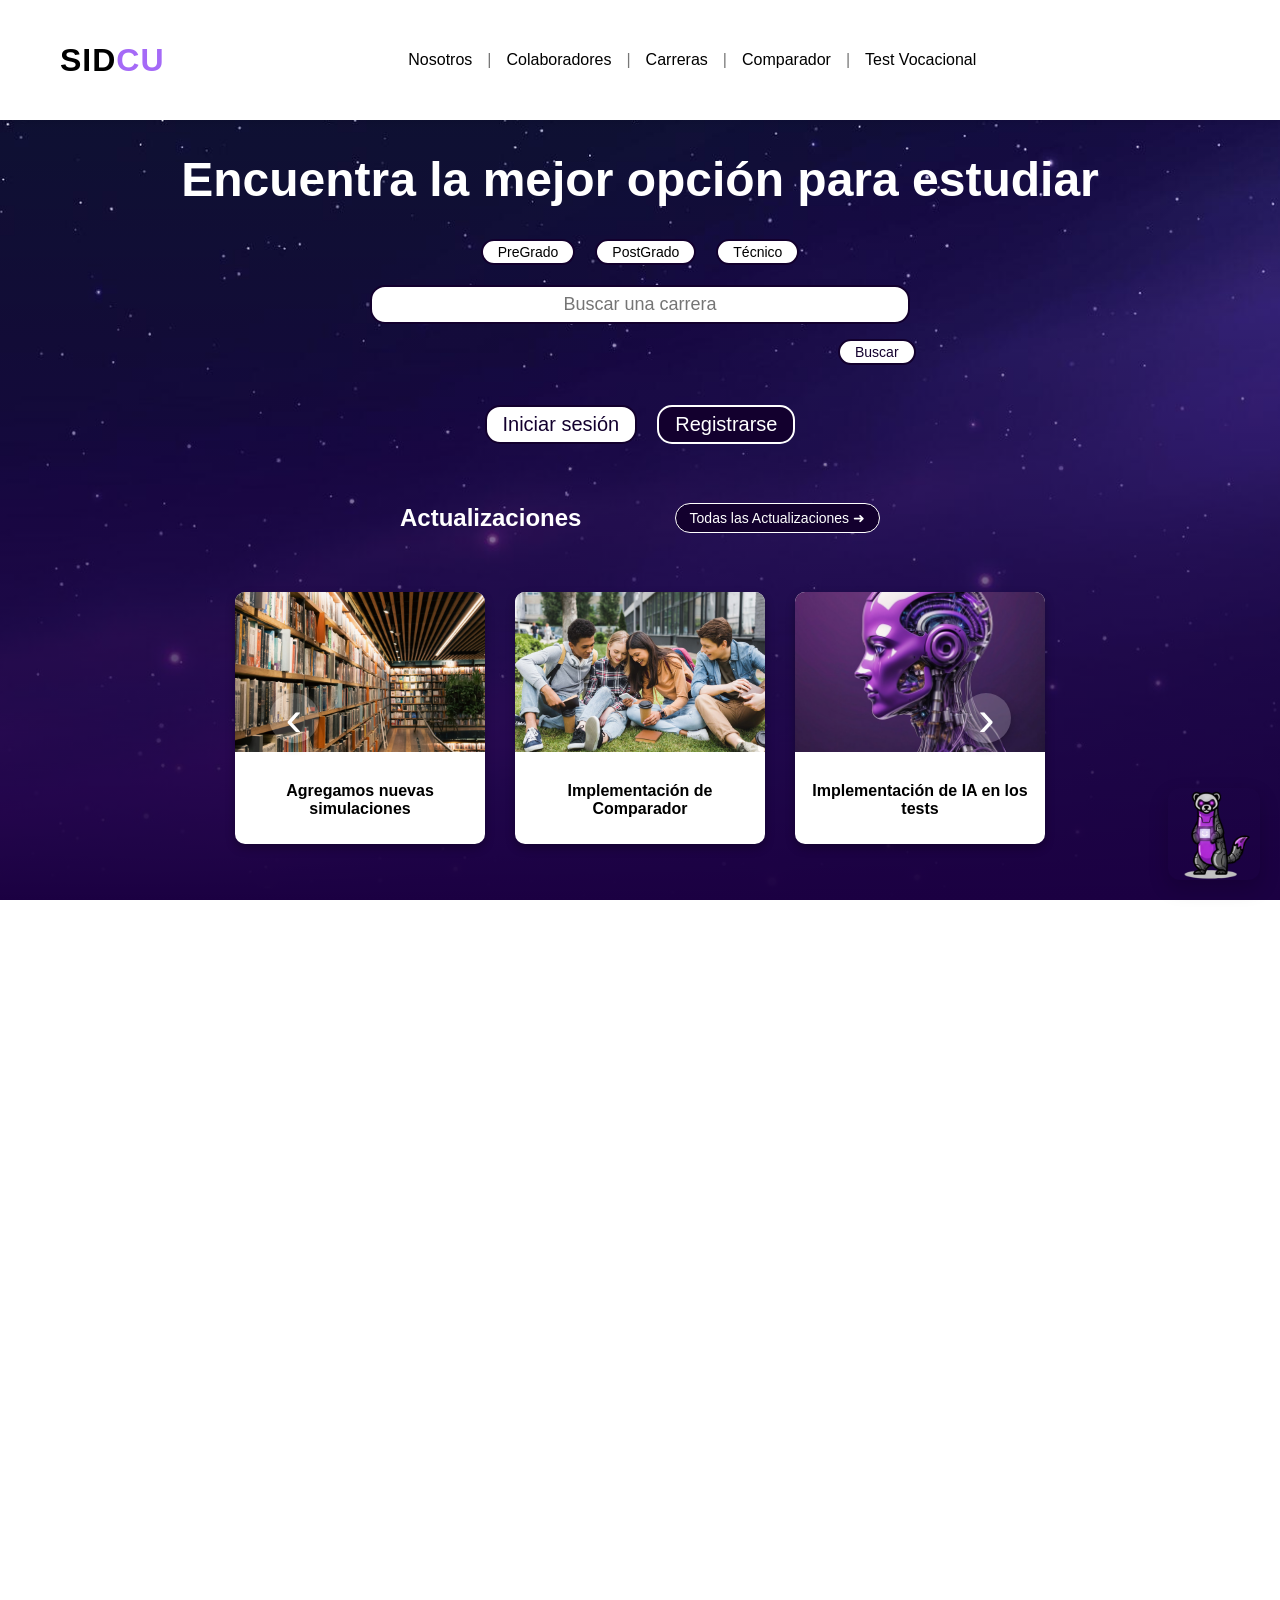
<file: sidcu/index.html>
<!DOCTYPE html>
<html lang="es">
<head>
    <meta charset="UTF-8">
    <meta name="viewport" content="width=device-width, initial-scale=1.0">
    <title>SIDCU — Simulador de Carreras Universitarias</title>
    <link rel="icon" type="image/png" href="images/mascota.png">
    <link rel="stylesheet" href="./css/style.css">
    <link rel="stylesheet" href="./css/footer.css">
    <link rel="stylesheet" href="./css/header.css">
    <link rel="stylesheet" href="./css/mascota.css">
    <link rel="stylesheet" href="./css/main.css">
</head>
<body>
    <!-- HEADER -->
    <header>
        <nav class="navbar">
            <h1 class="logo">
                <a href="./index.html" class="linksidcu"><span class="bold">SID</span><span class="purple">CU</span></a>
            </h1>
            <ul class="nav-links">
                <li><a href="./nosotros.html">Nosotros</a></li>
                <li><a href="./colaboradores.html">Colaboradores</a></li>
                <li><a href="./carreras.html">Carreras</a></li>
                <li><a href="./comparador.html">Comparador</a></li>
                <li><a href="./test.html">Test Vocacional</a></li>
            </ul>
        </nav>
    </header>

    <!-- Main -->
    <main>
        <h1 id="tituloPrincipal">Encuentra la mejor opción para estudiar</h1>
        <div class="botones">
            <button>PreGrado</button>
            <button>PostGrado</button>
            <button>Técnico</button>
        </div>
        <div class="buscador">
            <input type="text" placeholder="Buscar una carrera">
            <button class="buscar">Buscar</button>    
        </div>
        <div class="registro">
            <button class="iniciarsesion">Iniciar sesión</button>
            <button class="registrarse">Registrarse</button>
        </div>
        <section class="actualizaciones">
            <div class="actualizacionestitulo">
                <h2>Actualizaciones</h2>
                <button class="vertodasboton">Todas las Actualizaciones ➜</button>
            </div>
            <div class="actualizacionesarrow">
                <div class="arrow arrow-left">‹</div>
                  <div id="actualizacionescontenedor" class="actualizacionescontenedor"></div>
                    <script src="./js/carrusel.js"></script>                                 
                <div class="arrow arrow-right">›</div>
                
            </div>
        </section>
        <section class="info">
            <div class="info-box">
              <h2>¿Quiénes somos?</h2>
              <p>
                En SIDCU (Simulador de Carreras Universitarias) somos un equipo comprometido con el futuro académico de los jóvenes.
                Nuestra misión es ayudar a los estudiantes de secundaria a descubrir su vocación mediante una experiencia interactiva,
                moderna y personalizada. <a href="./nosotros.html">Leer más.</a>
              </p>
            </div>

            <div class="divider"></div>
            <div class="info-box">
              <h2>¿Qué ofrecemos?</h2>
              <p>
                Explorar diferentes carreras universitarias y conocer sus características principales.  
                Realizar tests de autoestima y habilidades, para descubrir qué programas se ajustan mejor a tus intereses.  
                Simular la experiencia universitaria. <a href="./nosotros.html">Leer más.</a>
              </p>
            </div>
        
            <div class="divider"></div>
        
            <div class="info-box">
              <h2>Mejores Oportunidades</h2>
              <p>
                Nuevas universidades aliadas que ofrecen programas innovadores.  
                Promociones académicas y becas exclusivas.  
                Noticias y actualizaciones sobre carreras emergentes y tendencias laborales. <a href="./nosotros.html">Leer más.</a>
              </p>
            </div>
        </section>


        <section class="suscripcion">
          <h3>Sé el primero en enterarte</h3>
          <p>
            ¿Deseas que te informemos por correo sobre oportunidades de carreras o universidades que guardaste en la búsqueda?
          </p>
        
          <div class="suscripcion-form">
            <input type="email" placeholder="Correo Electrónico">
            <button class="suscribirse">Suscribirse</button>
          </div>
        </section>

    </main>


    <!-- Mascota -->
<div class="mascota-con-chat" aria-hidden="false">
    <img src="./img/mascota.png" alt="Mascota SIDCU" class="mascota" id="mascotaBtn" />

    <div class="chat-box" id="chatBox" role="dialog" aria-label="Chat de la mascota" aria-hidden="true" tabindex="-1">
      <header class="chat-header">
        <div class="chat-title">
          <img src="./img/mascota.png" alt="" class="chat-avatar" aria-hidden="true" />
          <span>SIDCU</span>
        </div>
        <div class="chat-controls">
          <button class="chat-minimize" id="minimizeChat" title="Cerrar chat" aria-label="Cerrar chat">✕</button>
        </div>
      </header>

      <div class="chat-messages" id="chatMessages" aria-live="polite"></div>

      <form class="chat-input-area" id="chatForm" action="#" onsubmit="return false;">
        <input type="text" id="chatInput" class="chat-input" placeholder="Escribe un mensaje..." aria-label="Escribe un mensaje" autocomplete="off" />
        <button type="submit" id="sendBtn" class="chat-send" aria-label="Enviar mensaje">Enviar</button>
      </form>
    </div>
  </div>
    
    <!-- Footer -->
    <footer class="footer">
      <div class="footer-container">
            <p>&copy; SIDCU - Simulador De Carreras Universitarias</p>
            <div class="footer-links">
              <a href="#">Política de privacidad</a>
              <span>|</span>
              <a href="#">Términos de uso</a>
              <span>|</span>
              <a href="#">Contacto</a>
            </div>
          </div>
        </footer>
      <script src="js/mascota.js" defer></script>
      <script src="js/index.js"></script>
</body>
</html>
</file>
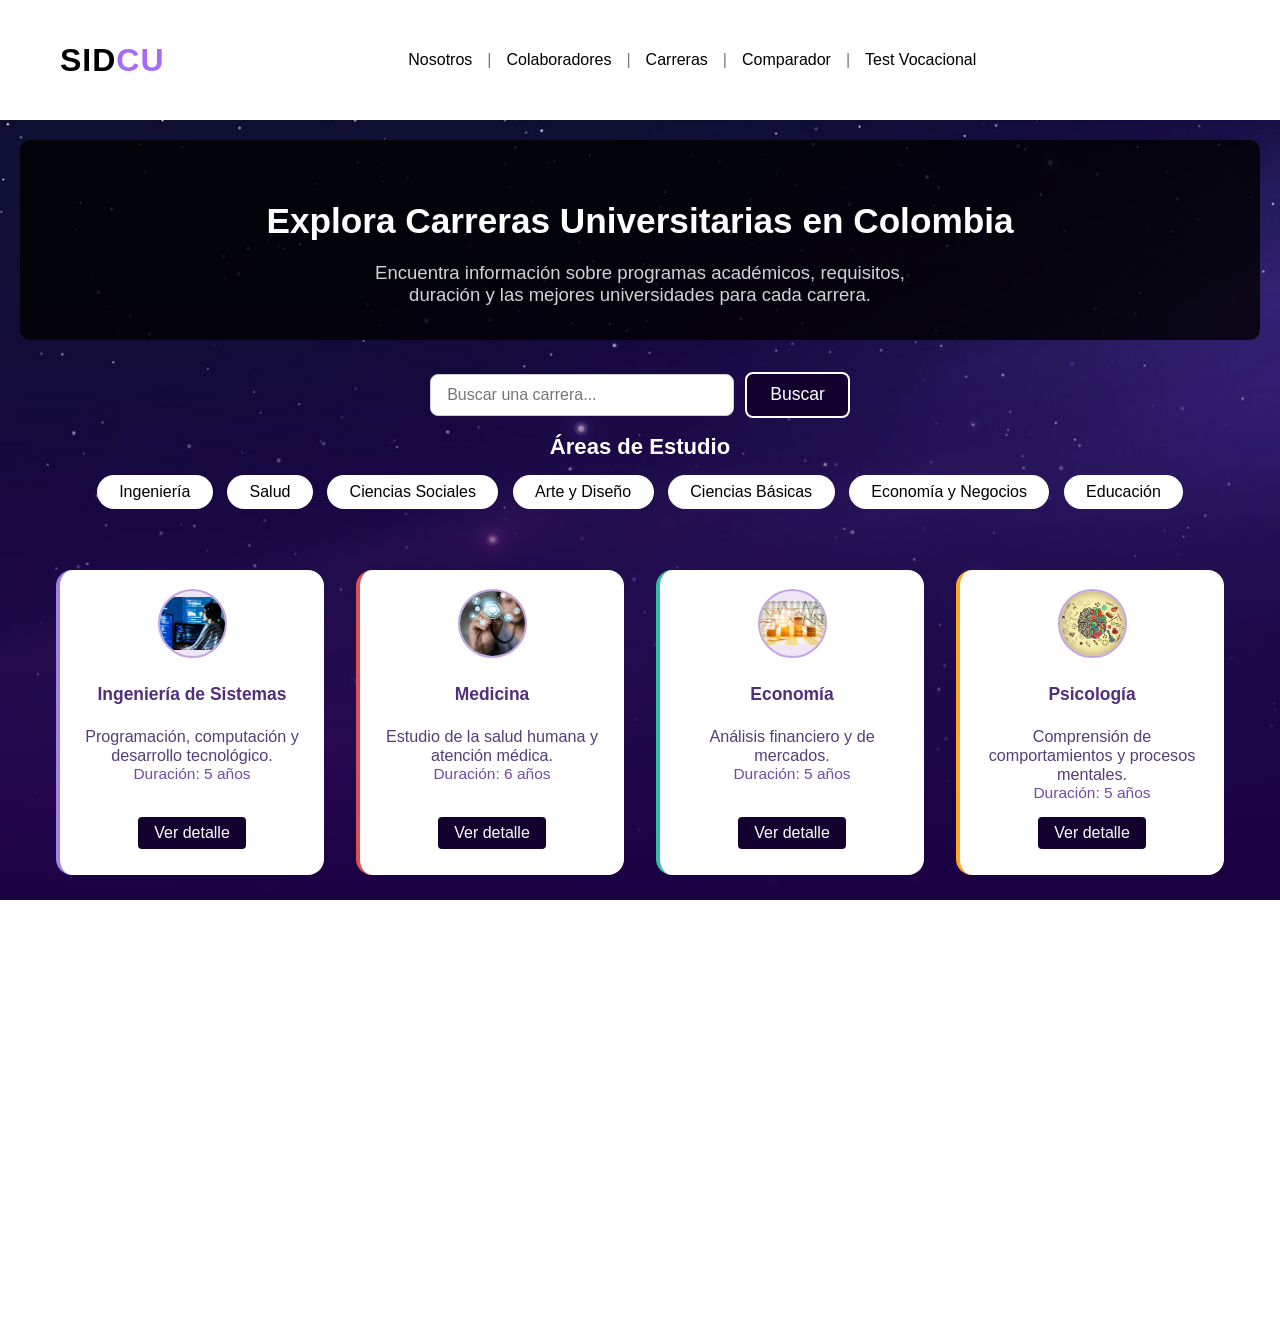
<file: sidcu/carreras.html>
<!DOCTYPE html>
<html lang="es">
<head>
    <meta charset="UTF-8">
    <meta name="viewport" content="width=device-width, initial-scale=1.0">
    <title>SIDCU — Carreras Universitarias</title>
    <link rel="stylesheet" href="./css/style.css">
    <link rel="stylesheet" href="./css/header.css">
    <link rel="stylesheet" href="./css/footer.css">
    <link rel="stylesheet" href="./css/carreras.css">
</head>
<body>
    <!-- HEADER -->
    <header>
        <nav class="navbar">
            <h1 class="logo">
                <a href="./index.html" class="linksidcu"><span class="bold">SID</span><span class="purple">CU</span></a>
            </h1>
            <ul class="nav-links">
                <li><a href="./nosotros.html">Nosotros</a></li>
                <li><a href="./colaboradores.html">Colaboradores</a></li>
                <li><a href="./carreras.html">Carreras</a></li>
                <li><a href="./comparador.html">Comparador</a></li>
                <li><a href="./test.html">Test Vocacional</a></li>
            </ul>
        </nav>
    </header>
    
    <main>
        <section class="carreras-intro">
            <h1>Explora Carreras Universitarias en Colombia</h1>
            <p>
                Encuentra información sobre programas académicos, requisitos, duración y las mejores universidades para cada carrera.
            </p>
        </section>
        <section class="busqueda-carrera">
            <input type="text" placeholder="Buscar una carrera..." class="carrera-busqueda-input">
            <button class="carrera-busqueda-btn">Buscar</button>
        </section>
        <section class="areas-carreras">
            <h2>Áreas de Estudio</h2>
            <div class="area-tabs">
                <button>Ingeniería</button>
                <button>Salud</button>
                <button>Ciencias Sociales</button>
                <button>Arte y Diseño</button>
                <button>Ciencias Básicas</button>
                <button>Economía y Negocios</button>
                <button>Educación</button>
                <!-- Puedes agregar más áreas -->
            </div>
        </section>
        <section class="carreras-lista">
            <div class="carrera-card ingenieria">
                <img src="./img/ingsis.jpg" alt="Ingeniería de Sistemas">
                <h3>Ingeniería de Sistemas</h3>
                <p>Programación, computación y desarrollo tecnológico.<br><span>Duración: 5 años</span></p>
                <a href="carrerasInfo.html?carrera=sis" class="ver-detalle">Ver detalle</a>
            </div>
            <div class="carrera-card salud">
                <img src="./img/sañud.jpg" alt="Medicina">
                <h3>Medicina</h3>
                <p>Estudio de la salud humana y atención médica.<br><span>Duración: 6 años</span></p>
                <a href="carrerasInfo.html?carrera=med" class="ver-detalle">Ver detalle</a>
            </div>
            <div class="carrera-card economia">
                <img src="./img/economia.jpg" alt="Economía">
                <h3>Economía</h3>
                <p>Análisis financiero y de mercados.<br><span>Duración: 5 años</span></p>
                <a href="carrerasInfo.html?carrera=eco" class="ver-detalle">Ver detalle</a>
            </div>
            <div class="carrera-card sociales">
                <img src="./img/psicologia.jpg" alt="Psicología">
                <h3>Psicología</h3>
                <p>Comprensión de comportamientos y procesos mentales.<br><span>Duración: 5 años</span></p>
                <a href="carrerasInfo.html?carrera=psic" class="ver-detalle">Ver detalle</a>
            </div>
            <div class="carrera-card arte">
                <img src="./img/arte.jpg" alt="Diseño Gráfico">
                <h3>Diseño Gráfico</h3>
                <p>Creatividad visual y comunicación.<br><span>Duración: 4 años</span></p>
                <a href="carrerasInfo.html?carrera=dis" class="ver-detalle">Ver detalle</a>
            </div>
            <div class="carrera-card ingenieria">
                <img src="img/civil.jpg" alt="Ingeniería Civil">
                <h3>Ingeniería Civil</h3>
                <p>Construcción y gestión de infraestructuras.<br><span>Duración: 5 años</span></p>
                <a href="carrerasInfo.html?carrera=civ" class="ver-detalle">Ver detalle</a>
            </div>
            <div class="carrera-card educacion">
                <img src="./img/educacion.jpg" alt="Licenciatura en Educación">
                <h3>Licenciatura en Educación</h3>
                <p>Formación para docentes en distintos niveles.<br><span>Duración: 5 años</span></p>
                <a href="carrerasInfo.html?carrera=edu" class="ver-detalle">Ver detalle</a>
            </div>
            <!-- Puedes añadir muchas carreras más -->
        </section>
    </main>
    
    <!-- Footer -->
    <footer class="footer">
        <div class="footer-container">
            <p>&copy; SIDCU - Simulador De Carreras Universitarias</p>
            <div class="footer-links">
                <a href="#">Política de privacidad</a>
                <span>|</span>
                <a href="#">Términos de uso</a>
                <span>|</span>
                <a href="#">Contacto</a>
            </div>
        </div>
    </footer>

    <script src="js/carrerasInfo.js"></script>
</body>
</html>
</file>
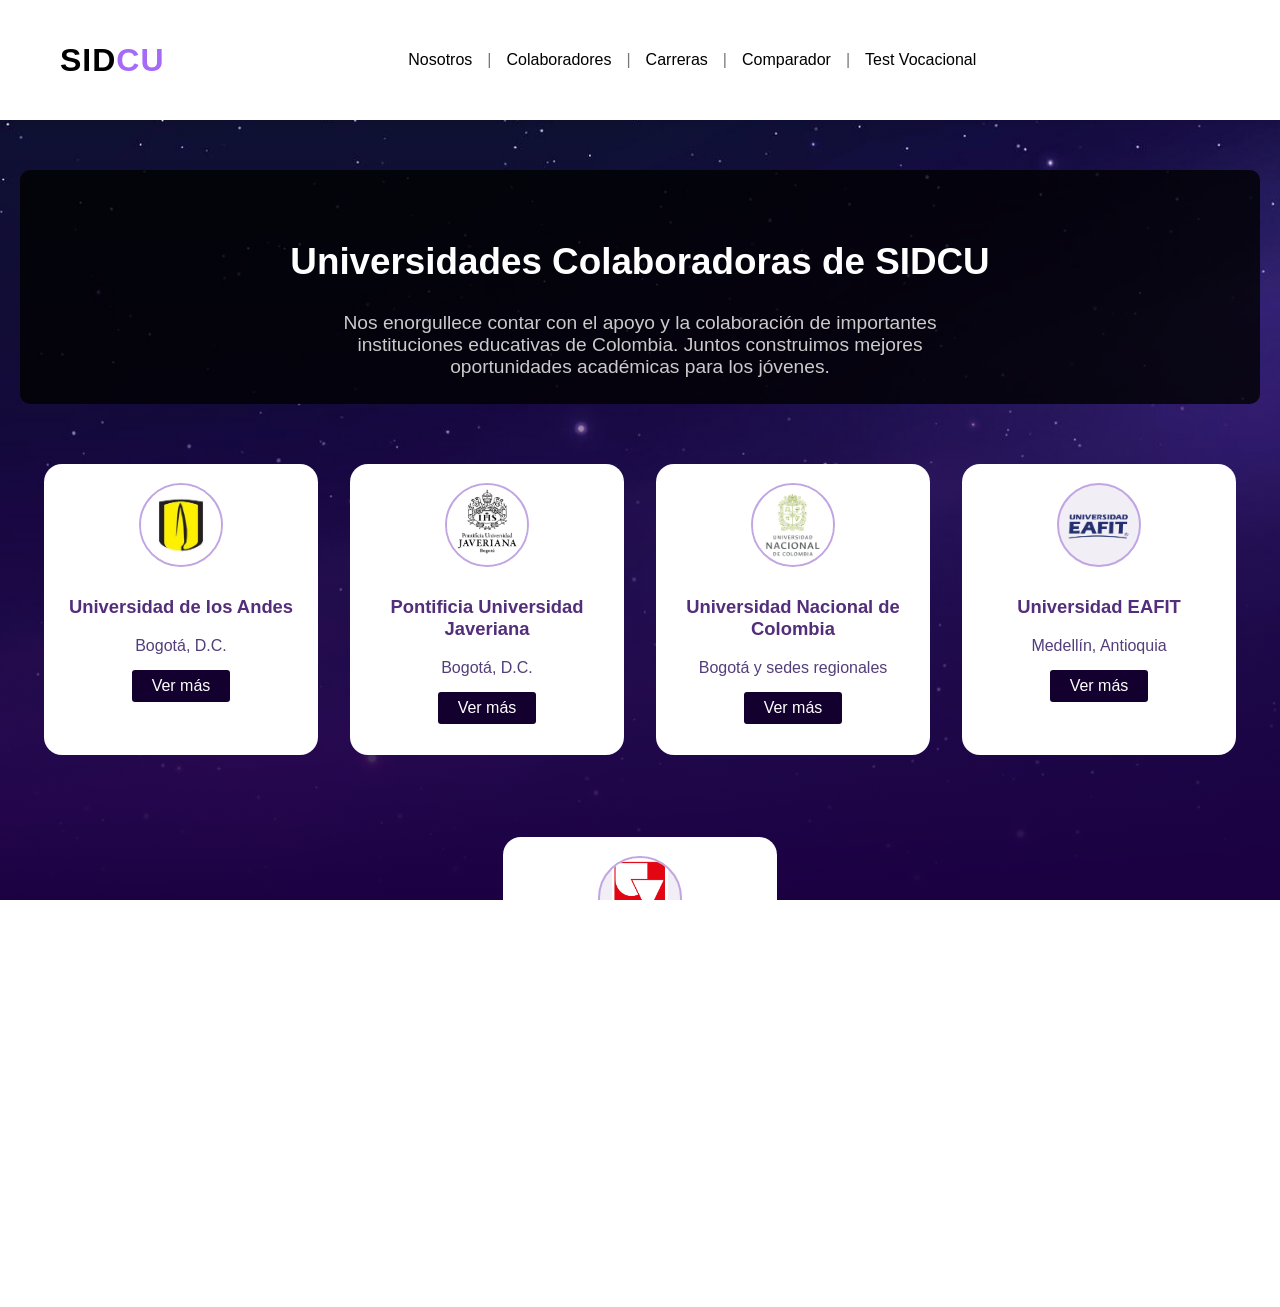
<file: sidcu/colaboradores.html>
<!DOCTYPE html>
<html lang="es">
<head>
    <meta charset="UTF-8">
    <meta name="viewport" content="width=device-width, initial-scale=1.0">
    <title>SIDCU — Colaboradores</title>
    <link rel="stylesheet" href="./css/style.css">
    <link rel="stylesheet" href="./css/header.css">
    <link rel="stylesheet" href="./css/footer.css">
    <link rel="stylesheet" href="./css/colaboradores.css">
    <link rel="stylesheet" href="./css/main.css">
</head>
<body>
    <!-- HEADER -->
    <header>
        <nav class="navbar">
            <h1 class="logo">
                <a href="./index.html" class="linksidcu"><span class="bold">SID</span><span class="purple">CU</span></a>
            </h1>
            <ul class="nav-links">
                <li><a href="./nosotros.html">Nosotros</a></li>
                <li><a href="./colaboradores.html">Colaboradores</a></li>
                <li><a href="./carreras.html">Carreras</a></li>
                <li><a href="./comparador.html">Comparador</a></li>
                <li><a href="./test.html">Test Vocacional</a></li>
            </ul>
        </nav>
    </header>
    
    <main>
        <section class="colaboradores-intro">
            <h1>Universidades Colaboradoras de SIDCU</h1>
            <p>
                Nos enorgullece contar con el apoyo y la colaboración de importantes instituciones educativas de Colombia. Juntos construimos mejores oportunidades académicas para los jóvenes.
            </p>
        </section>
        <section class="universidades-lista">
            <div class="universidad">
                <img src="./img/andes.jpg" alt="Universidad de los Andes" />
                <h2>Universidad de los Andes</h2>
                <p>Bogotá, D.C.</p>
                <a href="https://uniandes.edu.co/" target="_blank" class="ver-mas">Ver más</a>
            </div>
            <div class="universidad">
                <img src="./img/javeriana.jpg" alt="Pontificia Universidad Javeriana"/>
                <h2>Pontificia Universidad Javeriana</h2>
                <p>Bogotá, D.C.</p>
                <a href="https://www.javeriana.edu.co/" target="_blank" class="ver-mas">Ver más</a>
            </div>
            <div class="universidad">
                <img src="./img/nacional.jpg" alt="Universidad Nacional de Colombia"/>
                <h2>Universidad Nacional de Colombia</h2>
                <p>Bogotá y sedes regionales</p>
                <a href="https://www.unal.edu.co/" target="_blank" class="ver-mas">Ver más</a>
            </div>
            <div class="universidad">
                <img src="./img/eafit.jpg" alt="Universidad EAFIT"/>
                <h2>Universidad EAFIT</h2>
                <p>Medellín, Antioquia</p>
                <a href="https://www.eafit.edu.co/" target="_blank" class="ver-mas">Ver más</a>
            </div>
            <div class="universidad">
                <img src="./img/uvalle.jpg" alt="Universidad del Valle"/>
                <h2>Universidad del Valle</h2>
                <p>Cali, Valle del Cauca</p>
                <a href="https://www.univalle.edu.co/" target="_blank" class="ver-mas">Ver más</a>
            </div>
            <!-- Puedes agregar más universidades como desees -->
        </section>
    </main>
    
    <!-- Footer -->
    <footer class="footer">
        <div class="footer-container">
            <p>&copy; SIDCU - Simulador De Carreras Universitarias</p>
            <div class="footer-links">
                <a href="#">Política de privacidad</a>
                <span>|</span>
                <a href="#">Términos de uso</a>
                <span>|</span>
                <a href="#">Contacto</a>
            </div>
        </div>
    </footer>
</body>
</html>
</file>
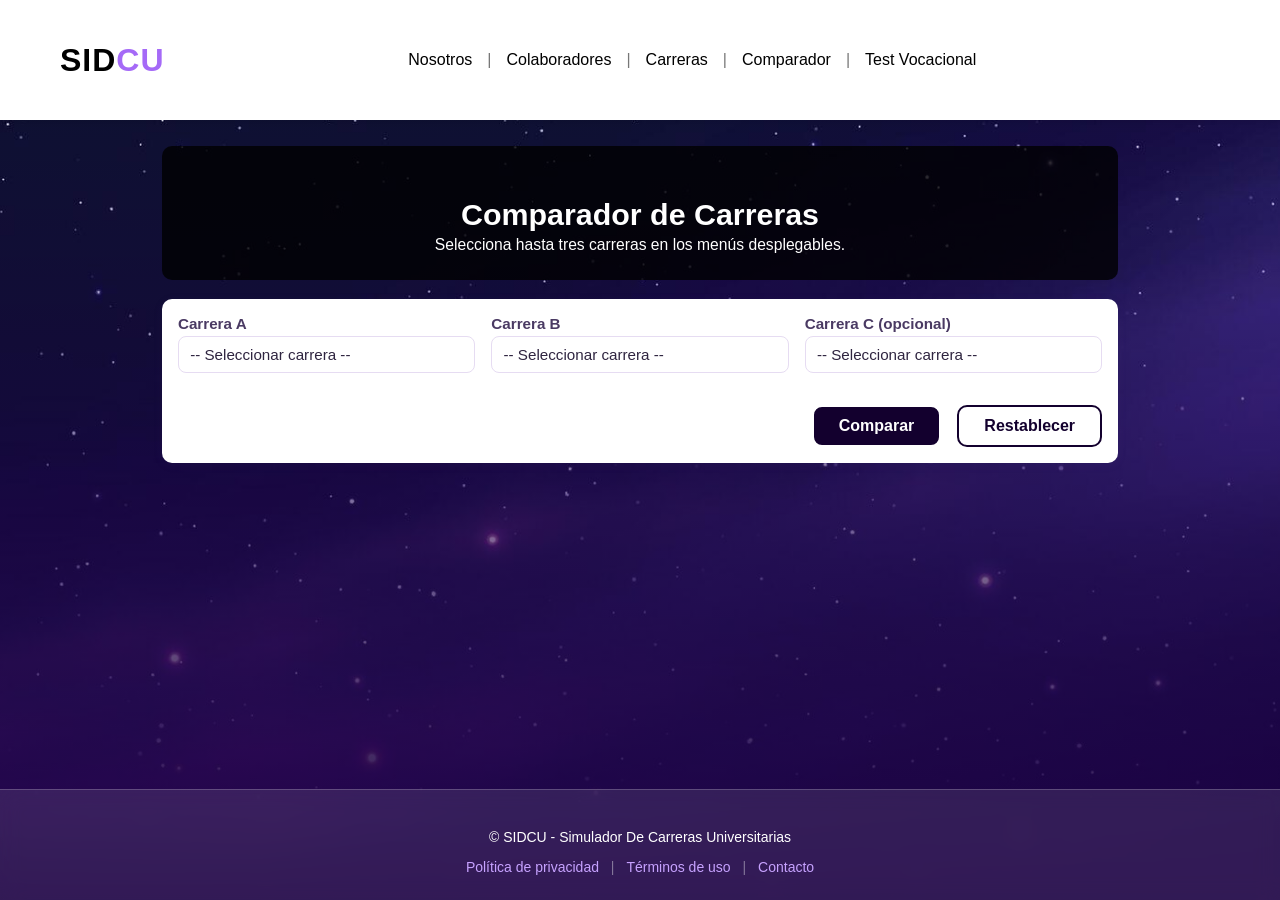
<file: sidcu/comparador.html>
<!DOCTYPE html>
<html lang="es">
<head>
  <meta charset="utf-8" />
  <meta name="viewport" content="width=device-width, initial-scale=1" />
  <title>SIDCU — Comparador de Carreras (Sin JavaScript)</title>
  <link rel="stylesheet" href="./css/style.css" />
  <link rel="stylesheet" href="./css/header.css" />
  <link rel="stylesheet" href="./css/footer.css" />
  <link rel="stylesheet" href="./css/comparador.css" />
</head>
<body>
  <!-- HEADER -->
    <header>
        <nav class="navbar">
            <h1 class="logo">
                <a href="./index.html" class="linksidcu"><span class="bold">SID</span><span class="purple">CU</span></a>
            </h1>
            <ul class="nav-links">
                <li><a href="./nosotros.html">Nosotros</a></li>
                <li><a href="./colaboradores.html">Colaboradores</a></li>
                <li><a href="./carreras.html">Carreras</a></li>
                <li><a href="./comparador.html">Comparador</a></li>
                <li><a href="./test.html">Test Vocacional</a></li>
            </ul>
        </nav>
    </header>

  <main class="comparador-main">
    <section class="comparador-intro">
      <h1>Comparador de Carreras</h1>
      <p>
        Selecciona hasta tres carreras en los menús desplegables.
      </p>
    </section>

    <section class="comparador-controls" aria-label="Seleccionar carreras para comparar">
      <form class="comparador-form" action="#" method="get" novalidate>
        <div class="selector-row">
          <div class="selector-group">
            <label for="selectA">Carrera A</label>
            <select id="selectA" name="carreraA" aria-label="Seleccionar carrera A">
              <option value="">-- Seleccionar carrera --</option>
              <option value="sis">Ingeniería de Sistemas — Ingeniería</option>
              <option value="med">Medicina — Salud</option>
              <option value="eco">Economía — Economía y Negocios</option>
              <option value="psic">Psicología — Ciencias Sociales</option>
              <option value="dis">Diseño Gráfico — Arte y Diseño</option>
              <option value="civ">Ingeniería Civil — Ingeniería</option>
              <option value="edu">Licenciatura en Educación — Educación</option>
            </select>
          </div>

          <div class="selector-group">
            <label for="selectB">Carrera B</label>
            <select id="selectB" name="carreraB" aria-label="Seleccionar carrera B">
              <option value="">-- Seleccionar carrera --</option>
              <option value="sis">Ingeniería de Sistemas — Ingeniería</option>
              <option value="med">Medicina — Salud</option>
              <option value="eco">Economía — Economía y Negocios</option>
              <option value="psic">Psicología — Ciencias Sociales</option>
              <option value="dis">Diseño Gráfico — Arte y Diseño</option>
              <option value="civ">Ingeniería Civil — Ingeniería</option>
              <option value="edu">Licenciatura en Educación — Educación</option>
            </select>
          </div>

          <div class="selector-group">
            <label for="selectC">Carrera C (opcional)</label>
            <select id="selectC" name="carreraC" aria-label="Seleccionar carrera C">
              <option value="">-- Seleccionar carrera --</option>
              <option value="sis">Ingeniería de Sistemas — Ingeniería</option>
              <option value="med">Medicina — Salud</option>
              <option value="eco">Economía — Economía y Negocios</option>
              <option value="psic">Psicología — Ciencias Sociales</option>
              <option value="dis">Diseño Gráfico — Arte y Diseño</option>
              <option value="civ">Ingeniería Civil — Ingeniería</option>
              <option value="edu">Licenciatura en Educación — Educación</option>
            </select>
          </div>
        </div>

        <div class="form-actions">
            <button type="submit" class="comparar-button">Comparar</button>
            <button type="reset" class="reset-button">Restablecer</button>
        </div>


      </form>
    </section>
  </main>

  <!-- FOOTER -->
  <footer class="footer">
    <div class="footer-container">
      <p>&copy; SIDCU - Simulador De Carreras Universitarias</p>
      <div class="footer-links">
        <a href="#">Política de privacidad</a>
        <span>|</span>
        <a href="#">Términos de uso</a>
        <span>|</span>
        <a href="#">Contacto</a>
      </div>
    </div>
  </footer>
  <script src="js/comparador.js"></script>
</body>
</html>
</file>
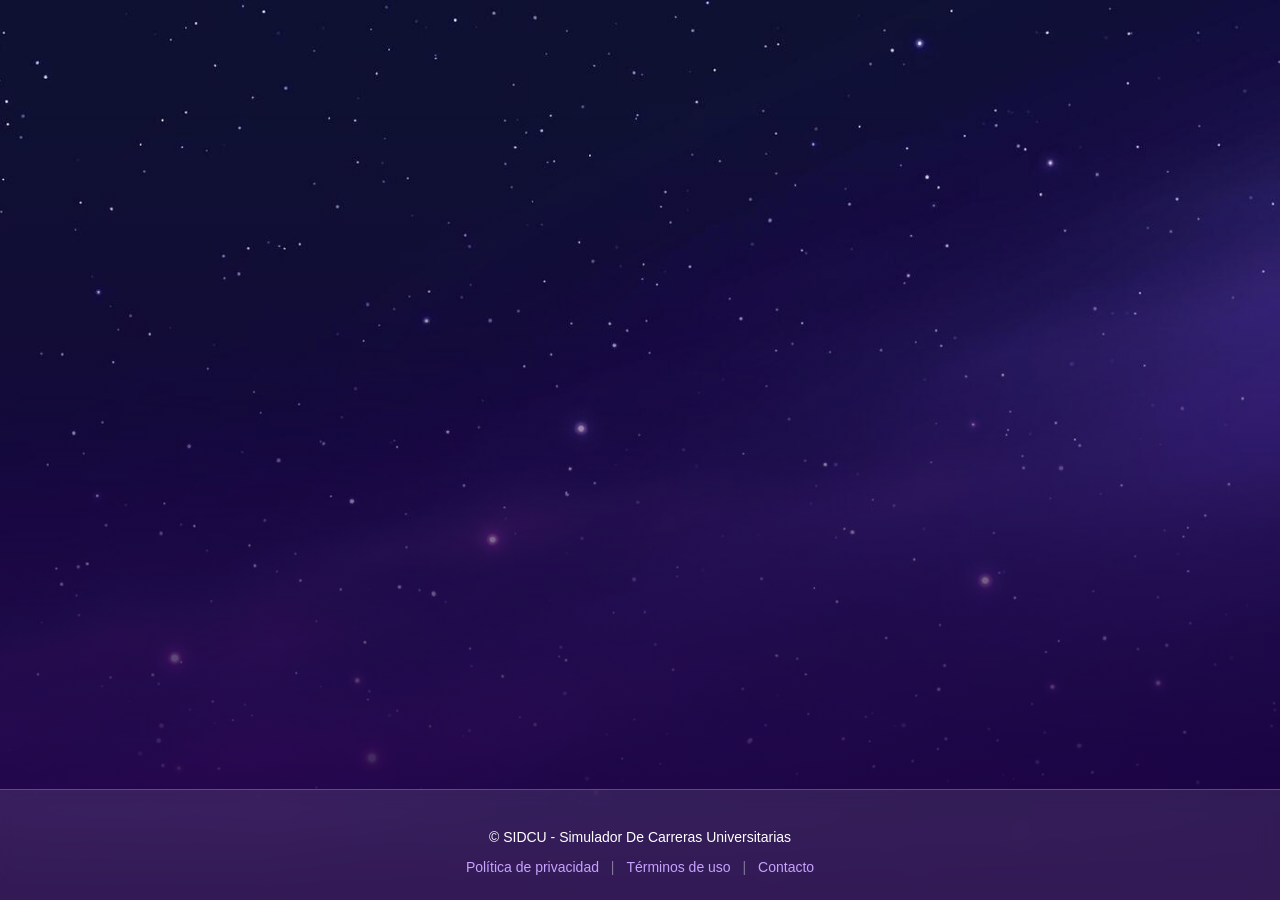
<file: sidcu/footer.html>
<!DOCTYPE html>
<html lang="es">
<head>
    <meta charset="UTF-8">
    <meta name="viewport" content="width=device-width, initial-scale=1.0">
    <title>Document</title>
    <link rel="stylesheet" href="./css/style.css">
    <link rel="stylesheet" href="./css/footer.css">
</head>
<body>
    <nav>
        
    </nav>
    <main>

    </main>
    <footer>
    <footer class="footer">
        <div class="footer-container">
            <p>&copy; SIDCU - Simulador De Carreras Universitarias</p>
            <div class="footer-links">
          <a href="#">Política de privacidad</a>
          <span>|</span>
          <a href="#">Términos de uso</a>
          <span>|</span>
          <a href="#">Contacto</a>
        </div>
      </div>
    </footer>
</body>
</html>
</file>
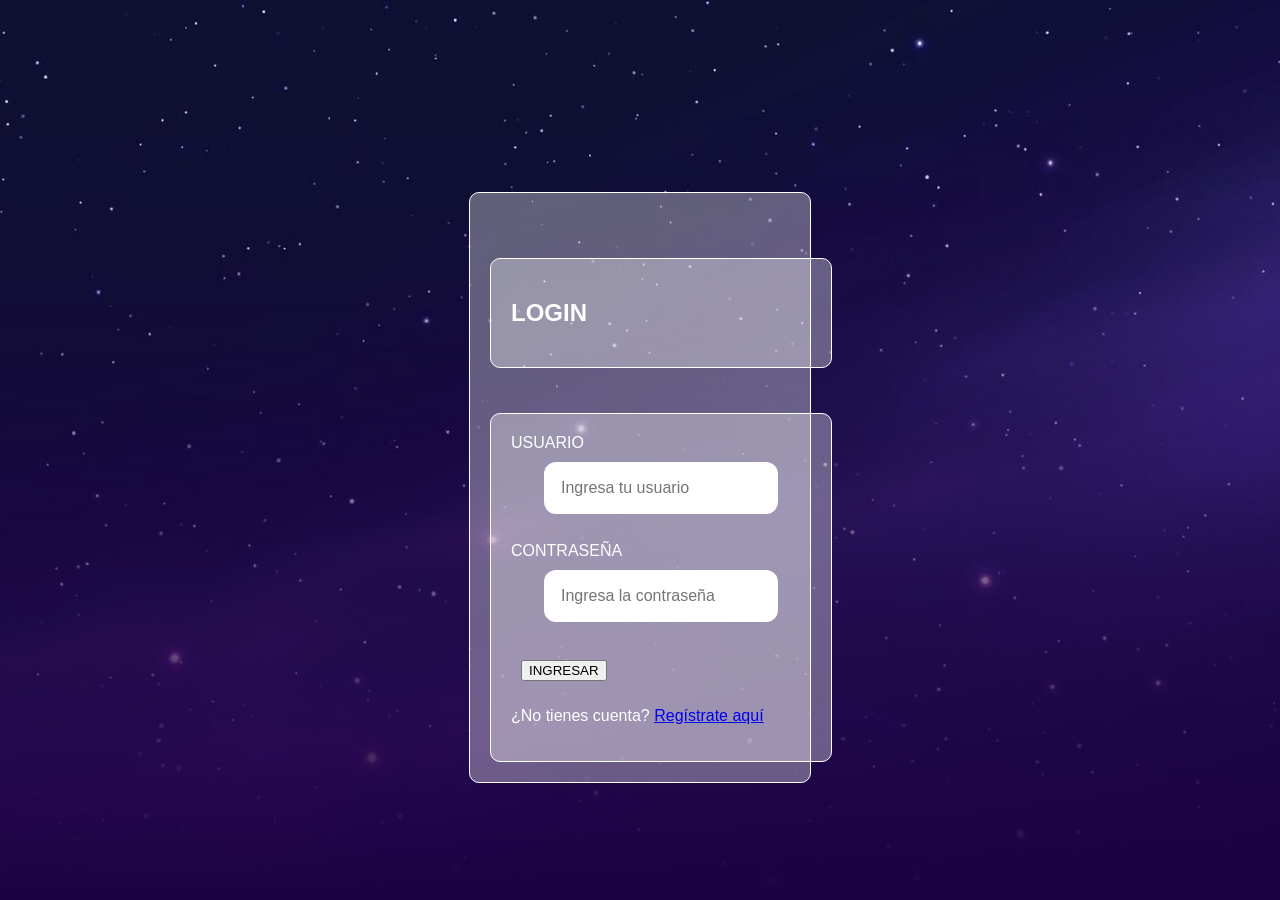
<file: sidcu/login.html>
<!DOCTYPE html>
<html lang="en">
<head>
    <meta charset="UTF-8">
    <meta name="viewport" content="width=device-width, initial-scale=1.0">
    <title>Document</title>
    <link rel="stylesheet" href="css/login.css">
    <link rel="stylesheet" href="css/style.css">
</head>
<body>
    <main>
        <div class="container">
                <div id="tituloLogin">
                    <h2>LOGIN</h2>
                </div>
                <div id="formularioLogin">
                    <label for="usuarioLogin">USUARIO</label>
                    <input id="usuarioLogin" type="text" placeholder="Ingresa tu usuario">
                    <br>
                    <label for="contraseñaLogin">CONTRASEÑA</label>
                    <input type="password" name="contraseñaLogin" id="contraseñaLogin" placeholder="Ingresa la contraseña">
                    <br>
                    <button id="botonLogin">INGRESAR</button>
                    <p>¿No tienes cuenta? <a href="registro.html">Regístrate aquí</a></p>
                </div>
        </div>
    </main>

    <script src="js/login.js"></script>
</body>
</html>
</file>
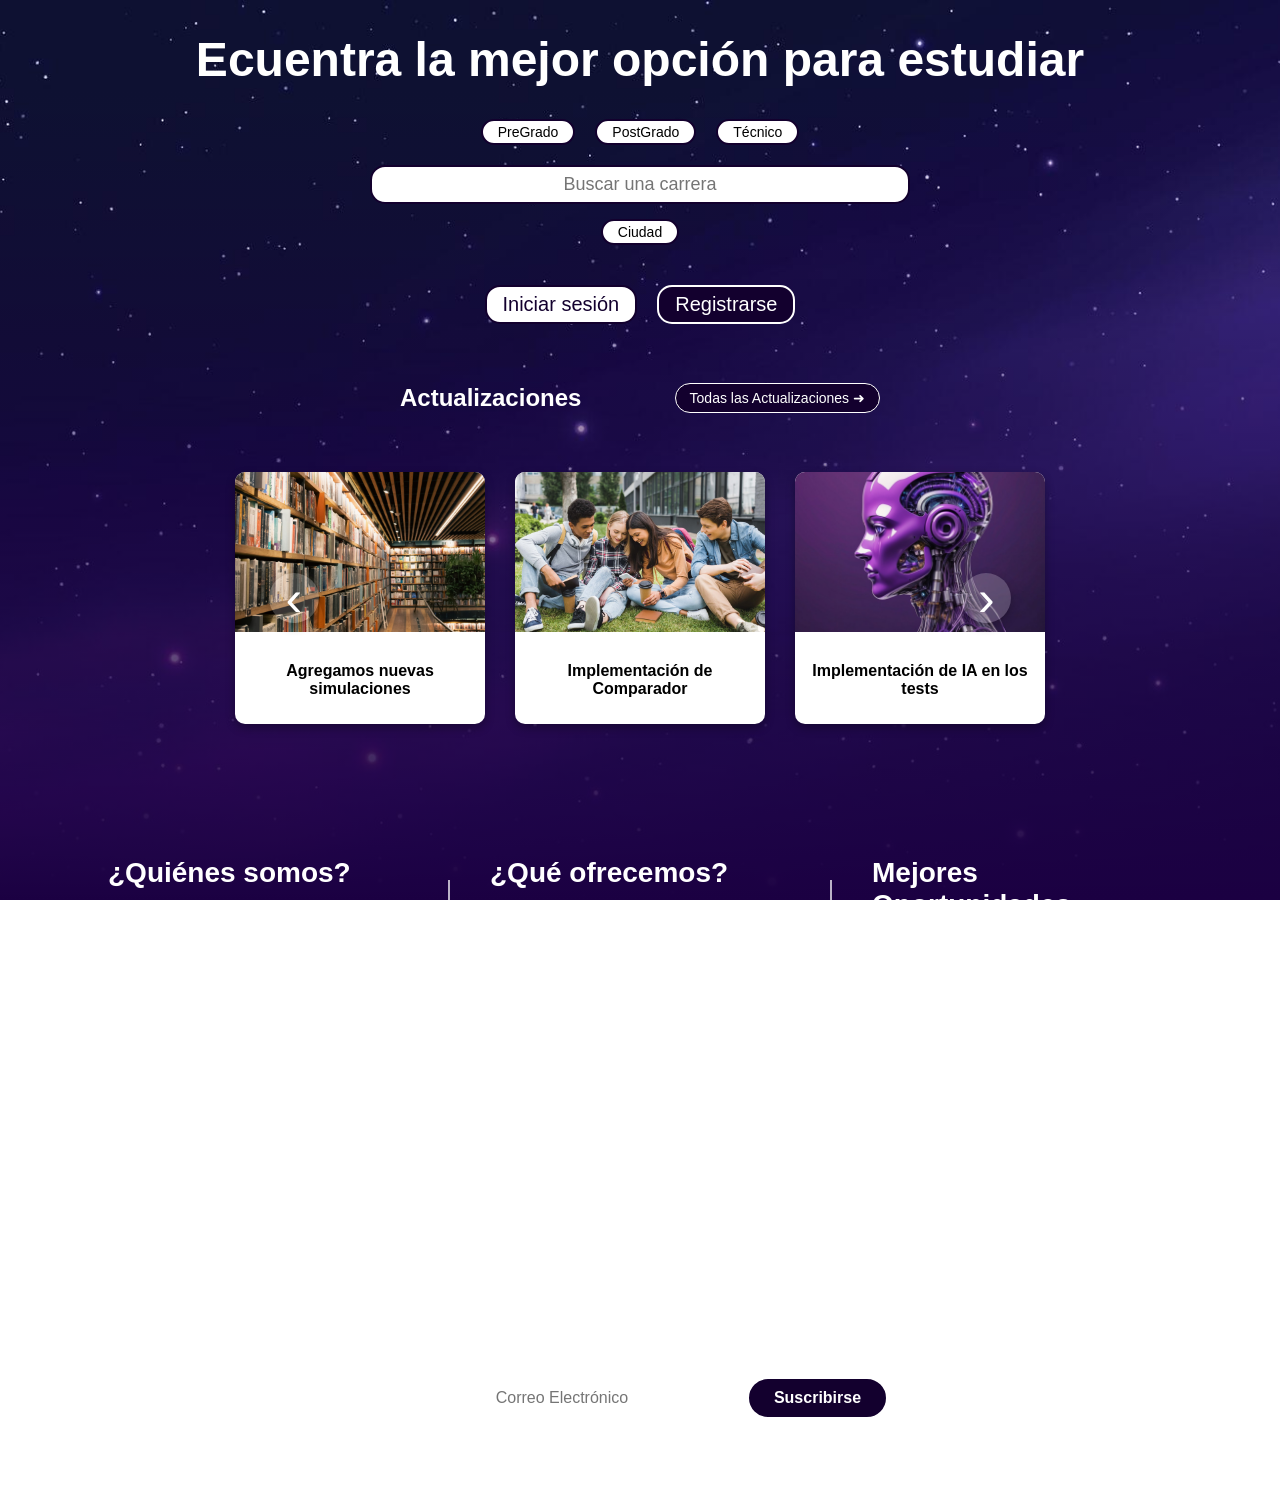
<file: sidcu/main.html>
<!DOCTYPE html>
<html lang="es">
<head>
    <meta charset="UTF-8">
    <meta name="viewport" content="width=device-width, initial-scale=1.0">
    <title>Main</title>
    <link rel="stylesheet" href="./css/style.css">
    <link rel="stylesheet" href="./css/main.css">
</head>
<body>
    <header></header>
    <main>
        <h1>Ecuentra la mejor opción para estudiar</h1>
        <div class="botones">
            <button>PreGrado</button>
            <button>PostGrado</button>
            <button>Técnico</button>
        </div>
        <div class="buscador">
            <input type="text" placeholder="Buscar una carrera">
            <button class="ciudad">Ciudad</button>    
        </div>
        <div class="registro">
            <button class="iniciarsesion">Iniciar sesión</button>
            <button class="registrarse">Registrarse</button>
        </div>
        <section class="actualizaciones">
            <div class="actualizacionestitulo">
                <h2>Actualizaciones</h2>
                <button class="vertodasboton">Todas las Actualizaciones ➜</button>
            </div>
            <div class="actualizacionesarrow">
                <div class="arrow arrow-left">‹</div>
                  <div id="actualizacionescontenedor" class="actualizacionescontenedor"></div>
                    <script src="./js/carrusel.js"></script>                                 
                <div class="arrow arrow-right">›</div>
                
            </div>
        </section>
        <section class="info">
            <div class="info-box">
              <h2>¿Quiénes somos?</h2>
              <p>
                En SIDCU (Simulador de Carreras Universitarias) somos un equipo comprometido con el futuro académico de los jóvenes.
                Nuestra misión es ayudar a los estudiantes de secundaria a descubrir su vocación mediante una experiencia interactiva,
                moderna y personalizada. <a href="./nosotros.html">Leer más.</a>
              </p>
            </div>

            <div class="divider"></div>

            <div class="info-box">
              <h2>¿Qué ofrecemos?</h2>
              <p>
                Explorar diferentes carreras universitarias y conocer sus características principales.  
                Realizar tests de autoestima y habilidades, para descubrir qué programas se ajustan mejor a tus intereses.  
                Simular la experiencia universitaria. <a href="./nosotros.html">Leer más.</a>
              </p>
            </div>
        
            <div class="divider"></div>
        
            <div class="info-box">
              <h2>Mejores Oportunidades</h2>
              <p>
                Nuevas universidades aliadas que ofrecen programas innovadores.  
                Promociones académicas y becas exclusivas.  
                Noticias y actualizaciones sobre carreras emergentes y tendencias laborales. <a href="./nosotros.html">Leer más.</a>
              </p>
            </div>
        </section>


        <section class="suscripcion">
          <h3>Sé el primero en enterarte</h3>
          <p>
            ¿Deseas que te informemos por correo sobre oportunidades de carreras o universidades que guardaste en la búsqueda?
          </p>
        
          <div class="suscripcion-form">
            <input type="email" placeholder="Correo Electrónico">
            <button class="suscribirse">Suscribirse</button>
          </div>
        </section>

    </main>
    <footer></footer>
</body>
</html>
</file>
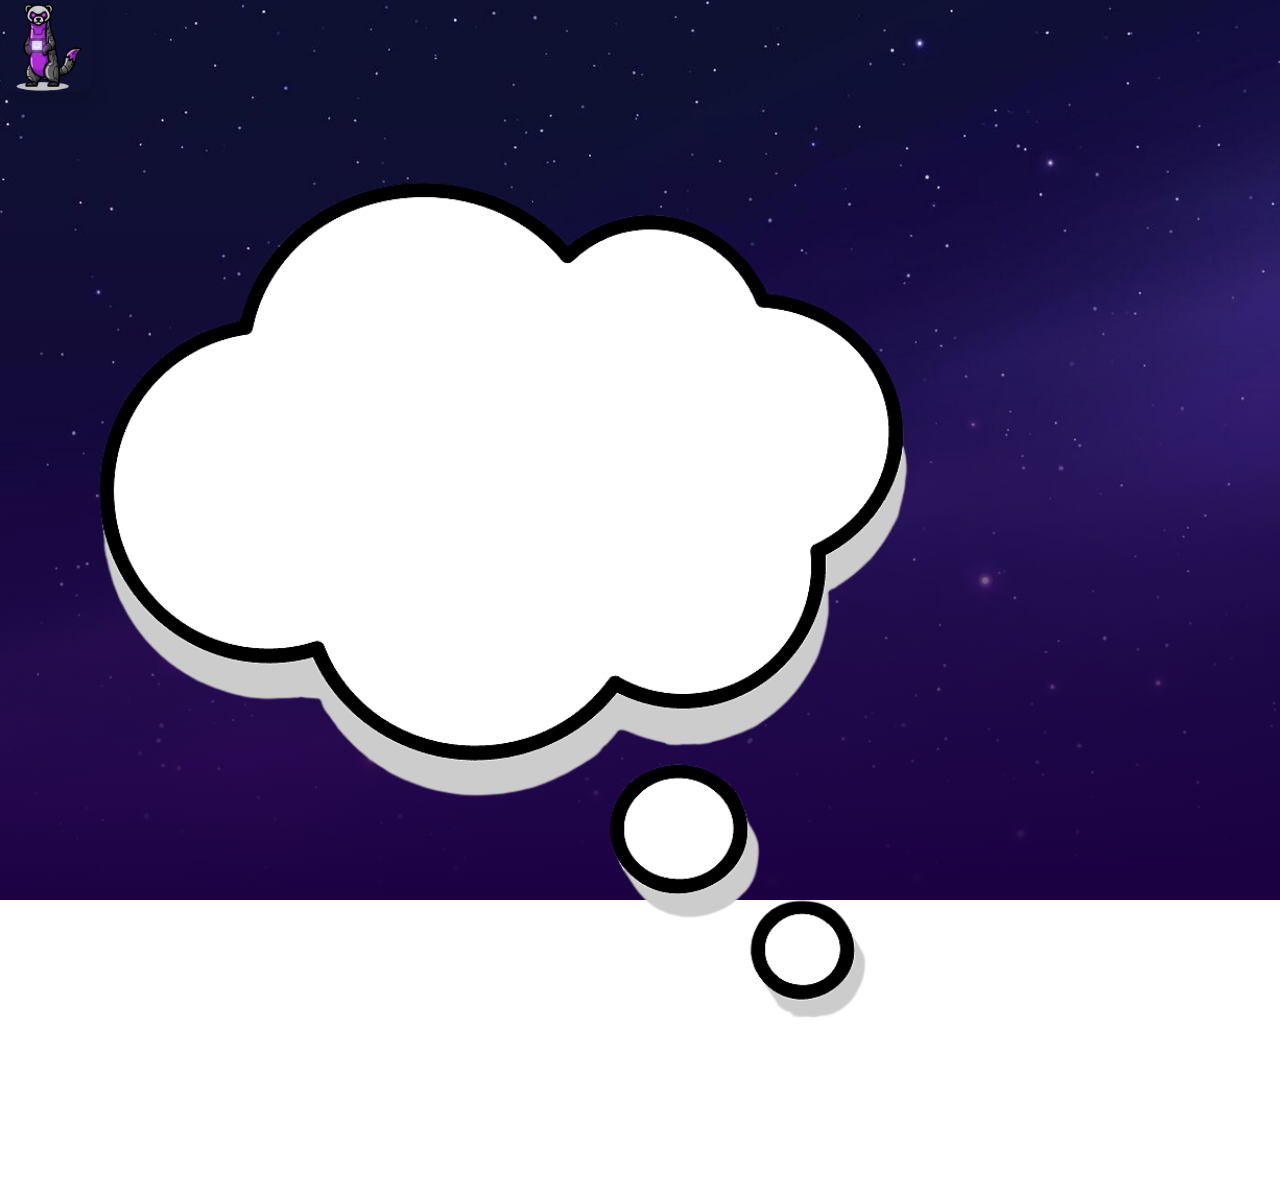
<file: sidcu/mascota.html>
<!DOCTYPE html>
<html lang="es">
<head>
    <meta charset="UTF-8">
    <meta name="viewport" content="width=device-width, initial-scale=1.0">
    <title>Mascota</title>
    <link rel="stylesheet" href="./css/style.css">
    <link rel="stylesheet" href="./css/mascota.css">
</head>
<body>
    <nav></nav>
    <main></main>
       <!-- Mascota -->
        <div class="mascota-con-nube">
            <img src="./img/mascota.png" alt="Mascota SIDCU" class="mascota">
            <div class="nube-texto">
                <img src="./img/nubedetexto.png" alt="Nube de texto" class="nube-img">
                <p class="mensaje">¡Hola! Soy SID<span class="purple">CU</span> <br>¿En qué puedo ayudarte?</p>
            </div>
        </div>
    <footer></footer>
</body>
</html>
</file>
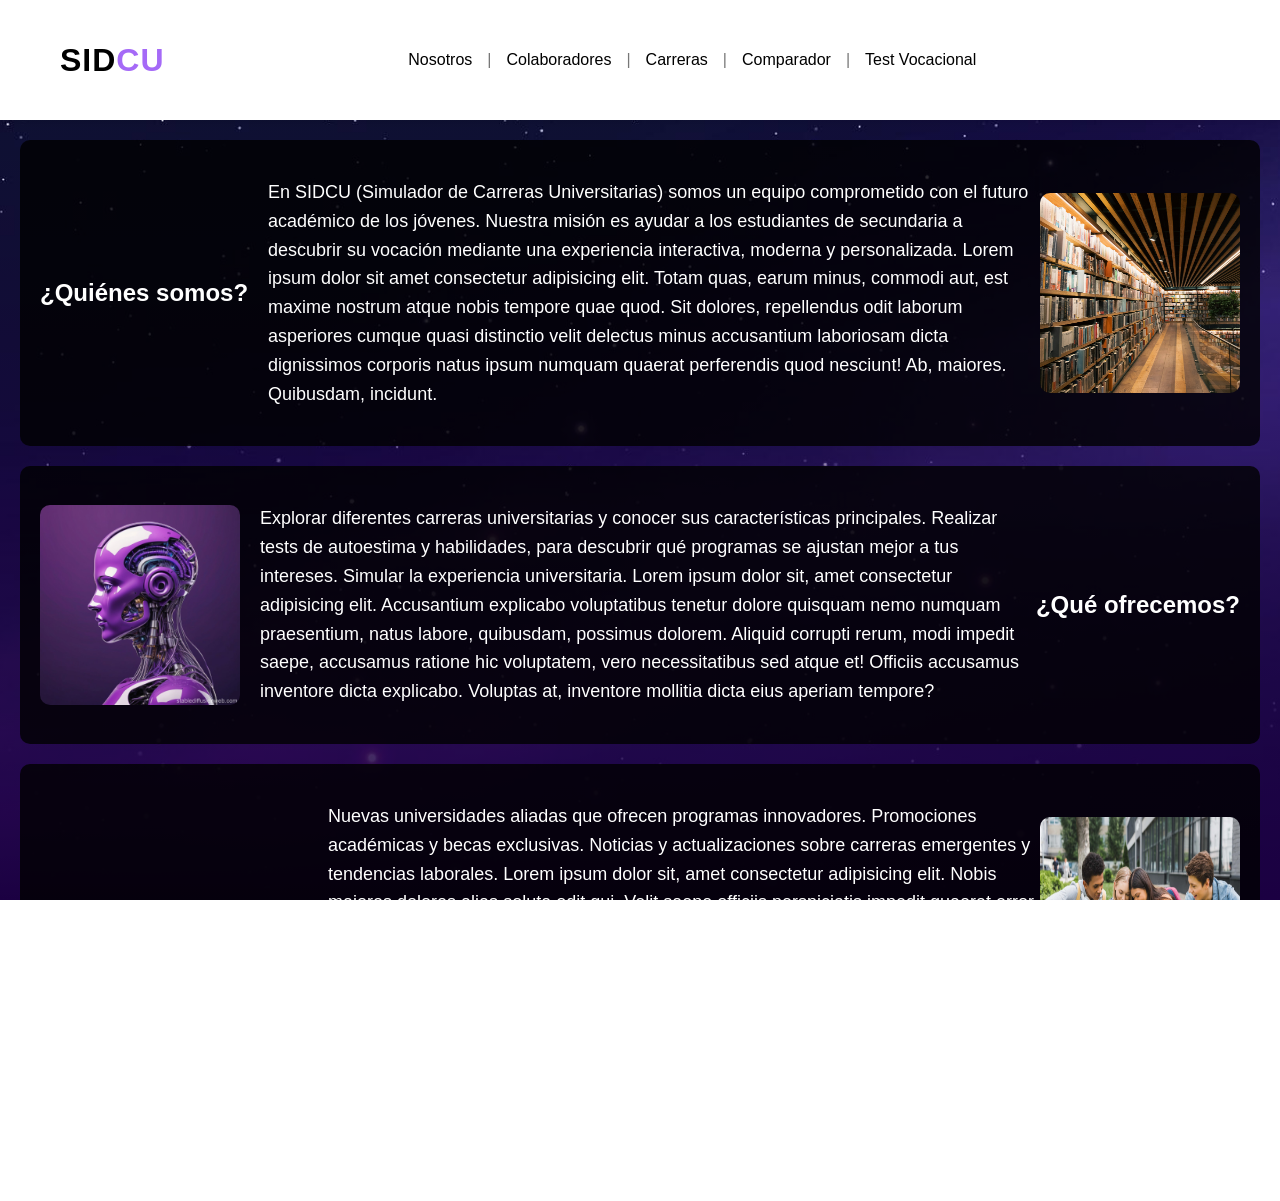
<file: sidcu/nosotros.html>
<!DOCTYPE html>
<html lang="es">
<head>
    <meta charset="UTF-8">
    <meta name="viewport" content="width=device-width, initial-scale=1.0">
    <title>Nosotros</title>
    <link rel="stylesheet" href="./css/style.css">
    <link rel="stylesheet" href="./css/header.css">
    <!-- <link rel="stylesheet" href="./css/main.css"> -->
    <link rel="stylesheet" href="./css/nosotros.css">
    <link rel="stylesheet" href="./css/footer.css">
</head>
<body>
    <header>
        <nav class="navbar">
            <h1 class="logo">
                <a href="./index.html" class="linksidcu"><span class="bold">SID</span><span class="purple">CU</span></a>
            </h1>
            <ul class="nav-links">
                <li><a href="./nosotros.html">Nosotros</a></li>
                <li><a href="./colaboradores.html">Colaboradores</a></li>
                <li><a href="./carreras.html">Carreras</a></li>
                <li><a href="./comparador.html">Comparador</a></li>
                <li><a href="./test.html">Test Vocacional</a></li>
            </ul>
        </nav>
    </header>
    </header>
    </header>
    <main>
        <section class="info">
            <div class="info-box">
                <h2>¿Quiénes somos?</h2>
                <p class="P1">
                    En SIDCU (Simulador de Carreras Universitarias) somos un equipo comprometido con el futuro académico de los jóvenes.
                    Nuestra misión es ayudar a los estudiantes de secundaria a descubrir su vocación mediante una experiencia interactiva,
                    moderna y personalizada. Lorem ipsum dolor sit amet consectetur adipisicing elit. Totam quas, earum minus, commodi aut, est maxime nostrum atque nobis tempore quae quod. Sit dolores, repellendus odit laborum asperiores cumque quasi distinctio velit delectus minus accusantium laboriosam dicta dignissimos corporis natus ipsum numquam quaerat perferendis quod nesciunt! Ab, maiores. Quibusdam, incidunt.
                </p>
                <img src="./img/biblioteca.jpg" alt="">
            </div>

            <div class="divider"></div>

            <div class="info-box">
                <img src="./img/ia.jpg" alt="">
                <p class="P2">
                    Explorar diferentes carreras universitarias y conocer sus características principales.  
                    Realizar tests de autoestima y habilidades, para descubrir qué programas se ajustan mejor a tus intereses.  
                    Simular la experiencia universitaria. Lorem ipsum dolor sit, amet consectetur adipisicing elit. Accusantium explicabo voluptatibus tenetur dolore quisquam nemo numquam praesentium, natus labore, quibusdam, possimus dolorem. Aliquid corrupti rerum, modi impedit saepe, accusamus ratione hic voluptatem, vero necessitatibus sed atque et! Officiis accusamus inventore dicta explicabo. Voluptas at, inventore mollitia dicta eius aperiam tempore?
                </p>
                <h2>¿Qué ofrecemos?</h2>
            </div>
        
            <div class="divider"></div>
        
            <div class="info-box">
                <h2>Mejores Oportunidades</h2>
                <p class="P3">
                    Nuevas universidades aliadas que ofrecen programas innovadores.  
                    Promociones académicas y becas exclusivas.  
                    Noticias y actualizaciones sobre carreras emergentes y tendencias laborales.
                    Lorem ipsum dolor sit, amet consectetur adipisicing elit. Nobis maiores dolores alias soluta odit qui.
                    Velit saepe officiis perspiciatis impedit quaerat error possimus debitis eos eveniet sequi? Beatae, corrupti? Consectetur.
                    Ratione, deserunt voluptatem minus tempora molestias omnis nam quasi accusamus officia vitae. Velit, beatae aut.
                    Aut pariatur consequatur porro laborum aperiam placeat itaque. Rem, ea eaque suscipit corrupti consectetur porro.
                </p>
                <img src="./img/pelaos.jpg" alt="">
            </div>
        </section>
    </main>
    <footer>
    <footer class="footer">
        <div class="footer-container">
            <p>&copy; SIDCU - Simulador De Carreras Universitarias</p>
            <div class="footer-links">
                <a href="#">Política de privacidad</a>
                <span>|</span>
                <a href="#">Términos de uso</a>
                <span>|</span>
                <a href="#">Contacto</a>
            </div>
        </div>
    </footer>
</body>
</html>
</file>
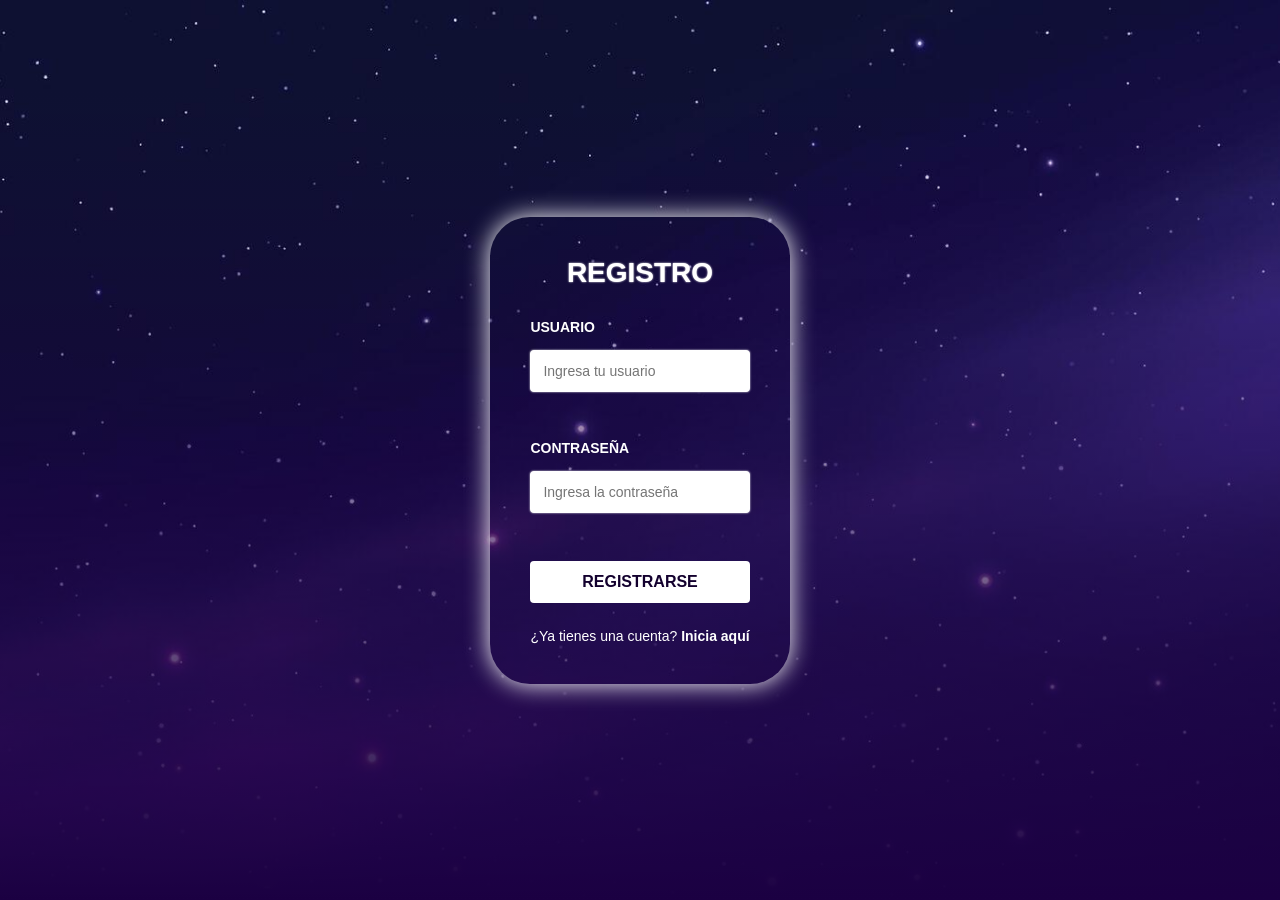
<file: sidcu/registro.html>
<!DOCTYPE html>
<html lang="en">
<head>
    <meta charset="UTF-8">
    <meta name="viewport" content="width=device-width, initial-scale=1.0">
    <title>Document</title>
    <link rel="stylesheet" href="css/registro.css">
    <link rel="stylesheet" href="css/style.css">
</head>
<body>
    <main>
        <div class="container">
                <div id="tituloRegistro">
                    <h2>REGISTRO</h2>
                </div>
                <div id="formularioRegistro">
                    <label for="usuario">USUARIO</label>
                    <input id="usuario" type="text" placeholder="Ingresa tu usuario">
                    <br>
                    <label for="contraseña">CONTRASEÑA</label>
                    <input type="password" name="contraseña" id="contraseña" placeholder="Ingresa la contraseña">
                    <br>
                    <button id="botonRegistro">REGISTRARSE</button>
                    <p>¿Ya tienes una cuenta? <a href="login.html">Inicia aquí</a></p>
                </div>
        </div>
    </main>

    <script src="js/registro.js"></script>
</body>
</html>
</file>
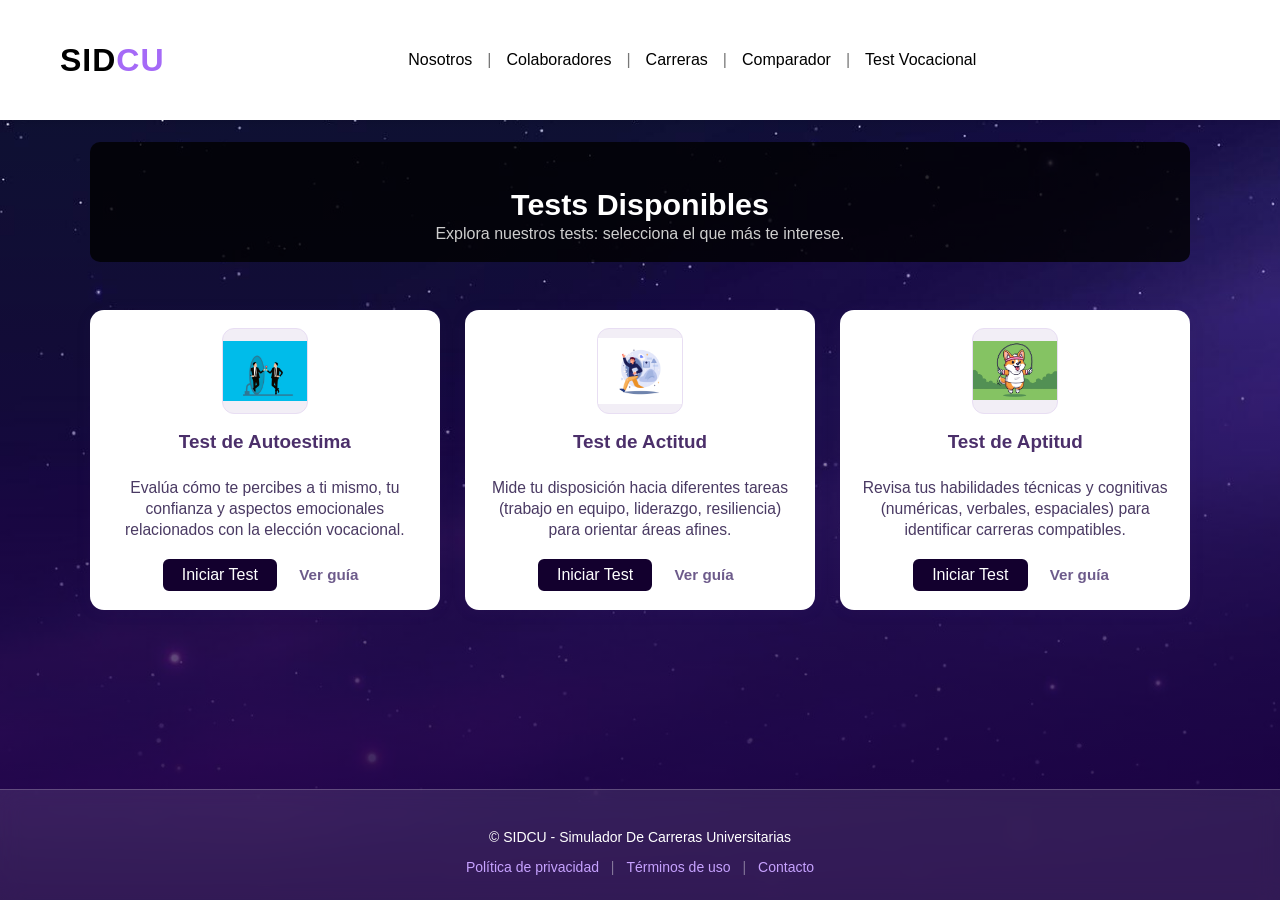
<file: sidcu/test.html>
<!DOCTYPE html>
<html lang="es">
<head>
  <meta charset="utf-8" />
  <meta name="viewport" content="width=device-width, initial-scale=1" />
  <title>SIDCU — Tests Vocacionales</title>
  <link rel="stylesheet" href="./css/style.css" />
  <link rel="stylesheet" href="./css/header.css" />
  <link rel="stylesheet" href="./css/footer.css" />
  <link rel="stylesheet" href="./css/test.css" />
</head>
<body>  
  <!-- HEADER -->
  <header>
    <nav class="navbar">
      <h1 class="logo">
        <a href="./index.html" class="linksidcu"><span class="bold">SID</span><span class="purple">CU</span></a>
      </h1>
      <ul class="nav-links">
        <li><a href="./nosotros.html">Nosotros</a></li>
        <li><a href="./colaboradores.html">Colaboradores</a></li>
        <li><a href="./carreras.html">Carreras</a></li>
        <li><a href="./comparador.html">Comparador</a></li>
        <li><a href="./test.html" class="active">Test Vocacional</a></li> 
      </ul>
    </nav>
  </header>

  <main class="tests-main">
    <section class="tests-intro">
      <h1>Tests Disponibles</h1>
      <p>Explora nuestros tests: selecciona el que más te interese.</p>
    </section>

    <section class="tests-lista" aria-label="Lista de tests">
      <article class="test-card">
        <img src="./img/autoestima.jpg" alt="Icono Test Autoestima" class="test-img" />
        <h2>Test de Autoestima</h2>
        <p class="test-desc">
          Evalúa cómo te percibes a ti mismo, tu confianza y aspectos emocionales relacionados con la elección vocacional.
        </p>
        <div class="test-actions">
          <button class="test-btn" disabled aria-disabled="true" title="Test de Autoestima (no funcional)">Iniciar Test</button>
          <a href="#" class="test-info" aria-disabled="true" tabindex="-1">Ver guía</a>
        </div>
      </article>

      <article class="test-card">
        <img src="./img/actitud.jpg" alt="Icono Test Actitud" class="test-img" />
        <h2>Test de Actitud</h2>
        <p class="test-desc">
          Mide tu disposición hacia diferentes tareas (trabajo en equipo, liderazgo, resiliencia) para orientar áreas afines.
        </p>
        <div class="test-actions">
          <button class="test-btn" disabled aria-disabled="true" title="Test de Actitud (no funcional)">Iniciar Test</button>
          <a href="#" class="test-info" aria-disabled="true" tabindex="-1">Ver guía</a>
        </div>
      </article>

      <article class="test-card">
        <img src="./img/aptitud.jpg" alt="Icono Test Aptitud" class="test-img" />
        <h2>Test de Aptitud</h2>
        <p class="test-desc">
          Revisa tus habilidades técnicas y cognitivas (numéricas, verbales, espaciales) para identificar carreras compatibles.
        </p>
        <div class="test-actions">
          <button class="test-btn" disabled aria-disabled="true" title="Test de Aptitud (no funcional)">Iniciar Test</button>
          <a href="#" class="test-info" aria-disabled="true" tabindex="-1">Ver guía</a>
        </div>
      </article>
    </section>
  </main>

  <!-- FOOTER -->
  <footer class="footer">
    <div class="footer-container">
      <p>&copy; SIDCU - Simulador De Carreras Universitarias</p>
      <div class="footer-links">
        <a href="#">Política de privacidad</a>
        <span>|</span>
        <a href="#">Términos de uso</a>
        <span>|</span>
        <a href="#">Contacto</a>
      </div>
    </div>
  </footer>
</body>
</html>
</file>
<file: sidcu/css/style.css>
html, body {

    margin: 0;
    padding: 0;
    width: 100%;
    font-family: 'cocomat pro', sans-serif;
    color: white;
    position: relative;
    overflow-x: hidden;
}


body {
    min-height: 100vh; 
    margin: 0;
    background-image:
        linear-gradient(to top, rgba(27, 0, 66, 1), rgba(255, 255, 255, 0) 90%),
        url('../img/fondogalaxia.jpg');
    background-size: cover;
    background-position: center;
    background-repeat: no-repeat;
    background-attachment: fixed; 
}
</file>
<file: sidcu/css/footer.css>
.footer {
  background: rgba(255, 255, 255, 0.1); 
  backdrop-filter: blur(10px); 
  color: white;
  text-align: center;
  padding: 25px 0;
  font-size: 14px;
  width: 100%;
  border-top: 1px solid rgba(255, 255, 255, 0.2);
  box-sizing: border-box;
}

.footer-container {
  max-width: 900px;
  margin: 0 auto;
}

.footer-links {
  margin-top: 8px;
}

.footer-links a {
  color: #c7a2ff; 
  text-decoration: none;
  margin: 0 8px;
  transition: color 0.3s ease;
}

.footer-links a:hover {
  color: #fff;
}

.footer-links span {
  color: rgba(255, 255, 255, 0.4);
}
main {
  flex: 1;
}
html, body {
  height: 100%; 
  margin: 0;
  padding: 0;
}

body {
  display: flex;
  flex-direction: column; 
  min-height: 100vh; 
}
</file>
<file: sidcu/css/header.css>
header {
    background: white; 
    top: 0;
    width: 100%;
    z-index: 1000;
    box-shadow: 0 2px 8px rgba(0,0,0,0.1);
}

.navbar {
    display: flex;
    justify-content: space-between;
    align-items: center;
    padding: 15px 60px;
}

.logo {
    font-size: 32px;
    font-weight: 700;
    letter-spacing: 1px;
}

.logo .bold {
    color: rgb(0, 0, 0);
}

.logo .purple {
    color: #a56af7; 
}


.nav-links {
    list-style: none;
    display: flex;
    justify-content: center;
    flex: 1;
    gap: 15px;
    margin: 0;
    padding: 0;
}

.nav-links li {
    position: relative;
    display: flex;
    align-items: center;
}


.nav-links li:not(:last-child)::after {
    content: "|";
    color: #777;
    margin-left: 15px;
    font-weight: 300;
}


.nav-links a {
    text-decoration: none;
    color: black;
    font-weight: 500;
    font-size: 16px;
    transition: color 0.3s ease;
}

.nav-links a:hover {
    color: #a56af7;
}
a {
    text-decoration: none;
}
</file>
<file: sidcu/css/mascota.css>
.mascota-con-chat {
  position: fixed;
  right: 20px;
  bottom: 20px;
  z-index: 1300;
  display: flex;
  flex-direction: column-reverse; 
  align-items: flex-end;
  gap: 10px;
  pointer-events: none; 
}

.mascota {
  pointer-events: auto;
  cursor: pointer;
  width: 92px;
  height: auto;
  border-radius: 12px;
  box-shadow: 0 8px 20px rgba(0,0,0,0.18);
  background: #fff;
  transition: transform 120ms ease;
  background: transparent;
}

.mascota:focus,
.mascota:hover {
  transform: translateY(-4px);
  outline: none;
}

.chat-box {
  pointer-events: auto;
  width: 320px;
  max-width: calc(100vw - 40px);
  height: 420px;
  max-height: 75vh;
  background: #ffffff;
  border-radius: 14px;
  box-shadow: 0 12px 30px rgba(0,0,0,0.25);
  overflow: hidden;
  display: flex;
  flex-direction: column;
  visibility: hidden;
  opacity: 0;
  transform: translateY(12px) scale(0.99);
  transition: opacity 200ms ease, transform 200ms ease, visibility 0s linear 200ms;
  border: 1px solid rgba(0,0,0,0.06);
}


.chat-box.show {
  visibility: visible;
  opacity: 1;
  transform: translateY(0) scale(1);
  transition-delay: 0s;
}

.chat-header {
  display: flex;
  align-items: center;
  justify-content: space-between;
  padding: 10px 12px;
  background: linear-gradient(90deg, #6a2fb6, #9b5cf6);
  color: #fff;
}

.chat-title {
  display: flex;
  gap: 8px;
  align-items: center;
  font-weight: 600;
}

.chat-avatar {
  width: 36px;
  height: 36px;
  border-radius: 50%;
  object-fit: cover;
  box-shadow: 0 2px 6px rgba(0,0,0,0.12);
}

.chat-controls button {
  background: transparent;
  border: none;
  color: #fff;
  font-size: 18px;
  cursor: pointer;
  padding: 6px;
  border-radius: 6px;
  margin-right: 25px;
}

.chat-controls button:focus {
  outline: 2px solid rgba(255,255,255,0.3);
}


.chat-messages {
  padding: 12px;
  flex: 1 1 auto;
  overflow-y: auto;
  background: linear-gradient(180deg, #f8f8ff 0%, #ffffff 100%);
  display: flex;
  flex-direction: column;
  gap: 10px;
}


.msg {
  max-width: 82%;
  padding: 8px 12px;
  border-radius: 12px;
  font-size: 0.95rem;
  line-height: 1.2;
  word-break: break-word;
}


.msg.user {
  align-self: flex-end;
  background: linear-gradient(90deg,#6a2fb6,#9b5cf6);
  color: #fff;
  border-bottom-right-radius: 6px;
}


.msg.bot {
  align-self: flex-start;
  background: #f1f3f8;
  color: #111;
  border-bottom-left-radius: 6px;
}

.chat-input-area {
  display: flex;
  gap: 8px;
  padding: 10px;
  border-top: 1px solid rgba(0,0,0,0.06);
  align-items: center;
  background: #fff;
}

.chat-input {
  flex: 1 1 auto;
  padding: 10px 12px;
  border-radius: 10px;
  border: 1px solid rgba(0,0,0,0.08);
  font-size: 0.95rem;
  outline: none;
}

.chat-input:focus {
  box-shadow: 0 6px 14px rgba(105,61,255,0.08);
  border-color: rgba(105,61,255,0.24);
}

.chat-send {
  background: #6a2fb6;
  color: #fff;
  border: none;
  padding: 9px 12px;
  border-radius: 10px;
  cursor: pointer;
  font-weight: 600;
}
</file>
<file: sidcu/css/main.css>
h1 {
    font-size: 48px;
    text-align: center;
}
button {
    background-color: #ffffff;
    color: rgb(0, 0, 0);
    border: 2px solid #13002e;
    padding: 3px 15px;
    border-radius: 15px;
    cursor: pointer;
    font-size: 14px;
    display: flex;
    justify-content: center;
  }
button:hover {
    background-color: #dfbaff;
}
.botones {
    display: flex;
    gap: 20px;
    justify-content: center;
    color: #13002e;
}
input {
    text-align: center;
    padding: 7px 12px;
    border-radius: 15px;
    border: 2px solid #13002e;
    font-size: 18px;
    width: 40%;
    display: flex;
    align-items: center;
    justify-content: center;
}
.buscador {
    margin-top: 20px;
    margin-bottom: 40px;
    display: flex;
    flex-direction: column;
    align-items: center;
    justify-content: center;
    gap: 15px;
}
.buscar {
    margin-left: 37%;
    color: #13002e;
    
}
.buscar:hover {
  background-color: #dfbaff;
}
.registro {
    display: flex;
    gap: 20px;
    justify-content: center; 
}
.iniciarsesion {
    padding: 6px 16px;
    font-size: 20px;
    border: 2px solid #13002e;
    color: #13002e;
}
.registrarse {
    padding: 6px 16px;
    font-size: 20px;
    background-color: #13002e;
    color: white;
    border: 2px solid white;
}
.registrarse:hover {
    background-color: #2e0057;
}
.actualizaciones {
    padding: 40px 60px;
    text-align: center;
    color: white;
}
.actualizacionestitulo {
    display: flex;
    justify-content: space-between;
    align-items: center;
    margin-bottom: 30px;
}
.actualizaciones h2 {
    font-size: 24px;
    margin-bottom: 20px;
    font-weight: 700;
    text-align: left;
    margin-left: 340px;    

}
.vertodasboton {
    background-color: #13002e;
    border: 1px solid white;
    color: white;
    padding: 6px 14px;
    margin-right: 340px;
    border-radius: 15px;
    font-size: 14px;
}
.vertodasboton:hover {
    background-color: #2e0057;
}

.actualizacionescontenedor {
    display: flex;
    justify-content: center;
    gap: 30px;
    flex-wrap: wrap;
}

.actualizacion {
    background-color: #fff;
    color: #000;
    border-radius: 10px;
    width: 250px;
    overflow: hidden;
    box-shadow: 0 4px 10px rgba(0,0,0,0.3);
    transition: transform 0.3s ease, box-shadow 0.3s ease;
}

.actualizacion img {
    width: 100%;
    height: 160px;
    object-fit: cover;
}

.actualizacion p {
    font-weight: 600;
    padding: 10px;
}

.actualizacion:hover {
    transform: translateY(-5px);
  box-shadow: 0 4px 24px 3px #d3c4e6;
}

.actualizacionesarrow {
  position: relative;
  display: flex;
  align-items: center;
  justify-content: center;
  padding: 10px 40px;
}


.actualizacionescontenedor {
  display: flex;
  justify-content: center;
  gap: 30px;
  flex-wrap: wrap;
}


.arrow {
  position: absolute;
  top: 50%;
  transform: translateY(-50%);
  font-size: 50px;
  text-align: center;
  color: white;
  background-color: rgba(255, 255, 255, 0.2);
  width: 50px;
  height: 50px;
  border-radius: 50%;
  display: flex;
  align-items: center;
  justify-content: center;
  cursor: default; 
  box-shadow: 0 4px 10px rgba(0,0,0,0.3);
}

.arrow-left {
  left: 18%;
}

.arrow-right {
  right: 18%;
}


.arrow:hover {
  background-color: rgba(255, 255, 255, 0.4);
}
.info {
  display: flex;
  justify-content: center;
  align-items: flex-start;
  gap: 40px;
  padding: 60px 80px;
  color: white;
  text-align: left;
  background: transparent;
}

.info-box {
  flex: 1;
  max-width: 300px;
}

.info-box h2 {
  font-size: 28px;
  font-weight: 700;
  margin-bottom: 15px;
}

.info-box p {
  font-size: 16px;
  line-height: 1.6;
}

.info-box a {
  color: white;
  font-weight: 600;
  text-decoration: underline;
}

.divider {
  width: 2px;
  background: rgba(255, 255, 255, 0.7);
  height: 200px;
  align-self: center;
}

/* ===== SECCIÓN SUSCRIPCIÓN ===== */
.suscripcion {
  text-align: center;
  color: white;
  padding: 50px 20px 70px;
  border-top: 1px solid rgba(255, 255, 255, 0.2);
}

.suscripcion h3 {
  font-size: 24px;
  font-weight: 700;
  margin-bottom: 15px;
}

.suscripcion p {
  max-width: 700px;
  margin: 0 auto 25px;
  font-size: 16px;
  line-height: 1.5;
}

.suscripcion-form {
  display: flex;
  justify-content: center;
  align-items: center;
  gap: 15px;
}

.suscripcion-form input {
  padding: 12px 20px;
  border-radius: 25px;
  border: none;
  outline: none;
  font-size: 16px;
  width: 300px;
  color: #000;
  text-align: center;
}

.suscribirse {
  background-color: #13002e;
  color: white;
  border: 2px solid white;
  padding: 10px 25px;
  border-radius: 25px;
  cursor: pointer;
  font-size: 16px;
  font-weight: 600;
}

.suscribirse:hover {
  background-color: #2e0057;
}
</file>
<file: sidcu/css/carreras.css>
.carreras-intro {
    text-align: center;
    padding: 2rem 1rem 1.5rem 1rem;
    background: rgba(0, 0, 0, 0.8);
    margin: 20px;
    border-radius: 10px;
}

.carreras-intro h1 {
    font-size: 2.2rem;
    color: #ffffff;
    font-weight: bold;
    margin-bottom: 0.6em;
}

.carreras-intro p {
    font-size: 1.16rem;
    color: #d3d3d3;
    max-width: 600px;
    margin: 0 auto;
    margin-bottom: 0.5em;
}

.busqueda-carrera {
    width: 100%;
    display: flex;
    justify-content: center;
    align-items: center;
    gap: 0.7em;
    margin: 2em auto 1em auto;
}

.carrera-busqueda-input {
    padding: 0.7em 1em;
    border-radius: 8px;
    border: 1px solid #ccccda;
    width: 270px;
    font-size: 1em;
}

.carrera-busqueda-btn {
    background-color: #13002e;
    color: white;
    border: 2px solid white;
    padding: 0.6em 1.3em;
    border-radius: 8px;
    font-weight: 500;
    font-size: 1.1em;
}
.carrera-busqueda-btn:hover {
    background-color: #2e0057;
}

.areas-carreras {
    text-align: center;
    margin-bottom: 1.3em;
}
.areas-carreras h2 {
    color: #ffffff;
    margin: 0.5em 0 0.6em 0;
    font-size: 1.38rem;
    font-weight: bold;
    margin-top: 15px;
    margin-bottom: 15px;
}
.area-tabs {
    display: flex;
    flex-wrap: wrap;
    justify-content: center;
    gap: 0.9em;
}
.area-tabs button {
    background-color: white;
    color: black;
    border: none;
    border-radius: 18px;
    padding: 0.5em 1.4em;
    font-size: 1em;
    cursor: pointer;    
    font-weight: 500;
}
.area-tabs button:hover,
.area-tabs button:focus {
    background-color: #dfbaff;

}

.carreras-lista {
    display: flex;
    flex-wrap: wrap;
    gap: 2rem;
    justify-content: center;
    padding: 2.5rem 1rem;
}
.carrera-card {
    background: #fff;
    border-radius: 16px;
    width: 240px;
    max-width: 90vw;
    text-align: center;
    padding: 1.2rem 0.75rem 1.5rem 0.75rem;
    display: flex;
    flex-direction: column;
    align-items: center;
}
.carrera-card:hover {
    box-shadow: 0 3px 20px 3px #d3c4e6;
    transform: translateY(-3px) scale(1.03);
}
.carrera-card img {
    width: 65px;
    height: 65px;
    margin-bottom: 1rem;
    object-fit: contain;
    border-radius: 50%;
    background: #eee6f6;
    border: 2px solid #c2a6e3;
}
.carrera-card h3 {
    font-size: 1.09rem;
    color: #532e7a;
    font-weight: 600;
    margin: 0.6em 0 0.3em 0;
}
.carrera-card p {
    font-size: 1.01rem;
    color: #533e7a;
    margin-bottom: 0.8em;
}
.carrera-card p span {
    display: block;
    color: #714ca5;
    font-size: 0.96em;
    font-weight: 500;
}
.carrera-card .ver-detalle {
    background-color: #13002e;
    color: white;
    border: 2px solid white;
    text-decoration: none;
    padding: 0.44em 1em;
    border-radius: 6px;
    font-weight: 500;
    font-size: 1em;
    margin-top: auto;
}
.carrera-card .ver-detalle:hover,
.carrera-card .ver-detalle:focus {
    background-color: #2e0057;
}

.carrera-card.ingenieria { border-left: 4px solid #a183e4; }
.carrera-card.salud { border-left: 4px solid #e04f4f; }
.carrera-card.economia { border-left: 4px solid #35bba6; }
.carrera-card.sociales { border-left: 4px solid #ffa726; }
.carrera-card.arte { border-left: 4px solid #ce59ca; }
.carrera-card.educacion { border-left: 4px solid #38b0e3; }
</file>
<file: sidcu/css/colaboradores.css>
.colaboradores-intro {
  text-align: center;
  padding: 2.5rem 1rem 1.6rem 1rem;
  background: rgba(0, 0, 0, 0.8);
  margin: 20px;
  margin-top: 50px;
  border-radius: 10px;
}

.colaboradores-intro h1 {
  font-size: 2.3rem;
  color: #ffffff;
  font-weight: bold;
  margin-bottom: 0.8em;
}

.colaboradores-intro p {
  font-size: 1.2rem;
  color: #cbcbcb;
  max-width: 620px;
  margin: 0 auto;
}

.universidades-lista {
  display: flex;
  flex-wrap: wrap;
  gap: 2rem;
  justify-content: center;
  padding: 2.5rem 1rem;
}

.universidad {
  background: #fff;
  border-radius: 18px;
  width: 250px;
  text-align: center;
  padding: 1.2rem 0.75rem 1.8rem 0.75rem;
  transition: box-shadow 0.3s;
  display: flex;
  flex-direction: column;
  align-items: center;
  margin-bottom: 50px;
}

.universidad:hover {
  box-shadow: 0 4px 24px 3px #d3c4e6;
  transform: translateY(-3px) scale(1.03);
}

.universidad img {
  width: 80px;
  height: 80px;
  margin-bottom: 1rem;
  object-fit: contain;
  border-radius: 50%;
  background: #f2eef6;
  border: 2px solid #c2a6e3;
}

.universidad h2 {
  font-size: 1.15rem;
  color: #532e7a;
  font-weight: 600;
  margin: 0.7em 0 0.2em 0;
}

.universidad p {
  font-size: 1rem;
  color: #533e7a;
  margin-bottom: 0.8em;
}

.universidad .ver-mas {
  background-color: #13002e;
  color: white;
  border: 2px solid white;
  text-decoration: none;
  padding: 0.44em 1.2em;
  border-radius: 5px;
  font-weight: 500;
  font-size: 1em;
  transition: background 0.25s;
}

.universidad .ver-mas:hover,
.universidad .ver-mas:focus {
  background-color: #2e0057;
}
</file>
<file: sidcu/css/comparador.css>
.comparador-main {
  padding: 1.6rem 1rem 3rem;
  max-width: 980px;
  margin: 0 auto;
}

.comparador-intro {
  text-align: center;
  background: rgba(0, 0, 0, 0.8);
  padding: 1.6rem 1rem;
  border-radius: 10px;
  margin-bottom: 1.2rem;
}

.comparador-intro h1 {
  color: #ffffff;
  font-size: 1.9rem;
  margin-bottom: 0.3rem;
}

.comparador-intro p {
  color: #ffffff;
  max-width: 840px;
  margin: 0 auto;
  font-size: 0.98rem;
}

.comparador-controls {
  padding: 1rem;
  background: #fff;
  border-radius: 10px;
  box-shadow: 0 2px 12px rgba(100, 80, 140, 0.06);
  display: block;
  margin-bottom: 2rem;
}

.comparador-form {
  display: flex;
  flex-direction: column;
  gap: 1rem;
}

.selector-row {
  display: flex;
  gap: 1rem;
  flex-wrap: wrap;
  justify-content: space-between;
}

.selector-group {
  display: flex;
  flex-direction: column;
  min-width: 200px;
  flex: 1 1 30%;
}

.selector-group label {
  font-size: 0.95rem;
  color: #4a3a63;
  margin-bottom: 0.25rem;
  font-weight: 600;
}

.selector-group select {
  padding: 0.55rem 0.7rem;
  border-radius: 8px;
  border: 1px solid #e6dcf2;
  background: #fff;
  color: #2f2540;
  font-size: 0.95rem;
  appearance: none;
  cursor: pointer;
  transition: border-color 0.3s ease;
}

.selector-group select:hover {
  border-color: #d0b8e6;
}

.selector-group select:focus {
  outline: none;
  border-color: #9370db;
  box-shadow: 0 0 5px rgba(147, 112, 219, 0.3);
}

.form-actions {
  display: flex;
  gap: 1rem;
  justify-content: flex-end;
  margin-top: 1rem;
}

.comparar-button,
.reset-button {
  padding: 10px 25px;
  border-radius: 10px;
  font-size: 1rem;
  font-weight: 600;
  cursor: pointer;
  border: 2px solid;
  transition: all 0.3s ease;
}

.comparar-button {
  background-color: #13002e;
  color: white;
  border-color: white;
}

.comparar-button:hover {
  background-color: #2e0057;
  box-shadow: 0 4px 12px rgba(19, 0, 46, 0.3);
}

.comparar-button:active {
  transform: scale(0.98);
}

.reset-button {
  background-color: #ffffff;
  color: #13002e;
  border-color: #13002e;
}

.reset-button:hover {
  background-color: #f0e6fa;
  box-shadow: 0 4px 12px rgba(147, 112, 219, 0.2);
}

.reset-button:active {
  transform: scale(0.98);
}

.advertencia-comparador {
  background-color: #fff3cd;
  border: 1px solid #ffc107;
  border-radius: 8px;
  padding: 1rem;
  margin-bottom: 1rem;
  color: #856404;
  font-size: 0.95rem;
  animation: slideDown 0.3s ease;
}

@keyframes slideDown {
  from {
    opacity: 0;
    transform: translateY(-10px);
  }
  to {
    opacity: 1;
    transform: translateY(0);
  }
}

.comparador-resultado {
  margin-top: 2rem;
  animation: fadeIn 0.4s ease;
}

.comparador-resultado h2 {
  text-align: center;
  color: #ffffff;
  font-size: 1.7rem;
  margin-bottom: 2rem;
  font-weight: 700;
}

@keyframes fadeIn {
  from {
    opacity: 0;
    transform: translateY(10px);
  }
  to {
    opacity: 1;
    transform: translateY(0);
  }
}

.tarjetas-contenedor {
  display: grid;
  grid-template-columns: repeat(auto-fit, minmax(320px, 1fr));
  gap: 2rem;
  margin-bottom: 2rem;
}

.tarjeta-carrera {
  background: #fff;
  border-radius: 12px;
  padding: 2rem;
  box-shadow: 0 4px 16px rgba(100, 80, 140, 0.1);
  border-left: 5px solid #9370db;
  transition: all 0.3s ease;
  display: flex;
  flex-direction: column;
}

.tarjeta-carrera:hover {
  box-shadow: 0 8px 24px rgba(100, 80, 140, 0.15);
  transform: translateY(-5px);
}

.tarjeta-carrera h3 {
  color: #13002e;
  font-size: 1.4rem;
  margin-bottom: 0.8rem;
  font-weight: 700;
}

.categoria-badge {
  display: inline-block;
  background: #e6dcf2;
  color: #4a3a63;
  padding: 0.4rem 0.8rem;
  border-radius: 20px;
  font-size: 0.85rem;
  font-weight: 600;
  margin-bottom: 1.2rem;
  width: fit-content;
}

.carrera-detalle {
  margin-bottom: 1.5rem;
  padding-bottom: 1.5rem;
  border-bottom: 1px solid #e6dcf2;
}

.carrera-detalle p {
  color: #666;
  font-size: 0.95rem;
  line-height: 1.6;
  margin: 0.5rem 0;
}

.carrera-detalle p strong {
  color: #4a3a63;
  font-weight: 600;
}

.carrera-info {
  display: flex;
  flex-direction: column;
  gap: 1rem;
  margin-bottom: 1.5rem;
  padding-bottom: 1.5rem;
  border-bottom: 1px solid #e6dcf2;
}

.info-item {
  display: flex;
  justify-content: space-between;
  align-items: center;
  padding: 0.5rem 0;
}

.info-item .label {
  color: #4a3a63;
  font-weight: 600;
  font-size: 0.95rem;
}

.info-item .valor {
  color: #13002e;
  font-weight: 700;
  font-size: 1rem;
}

.habilidades-seccion {
  flex-grow: 1;
}

.habilidades-seccion p {
  color: #4a3a63;
  font-weight: 600;
  margin-bottom: 0.8rem;
  font-size: 0.95rem;
}

.habilidades-list {
  display: flex;
  flex-wrap: wrap;
  gap: 0.6rem;
}

.habilidad-tag {
  display: inline-block;
  background: linear-gradient(135deg, #9370db 0%, #b19cd9 100%);
  color: #fff;
  padding: 0.5rem 1rem;
  border-radius: 20px;
  font-size: 0.85rem;
  font-weight: 500;
  transition: all 0.3s ease;
}

.habilidad-tag:hover {
  transform: scale(1.05);
  box-shadow: 0 4px 12px rgba(147, 112, 219, 0.4);
}

@media (max-width: 768px) {
  .comparador-main {
    padding: 1rem 0.8rem 2rem;
  }

  .comparador-intro h1 {
    font-size: 1.5rem;
  }

  .selector-row {
    flex-direction: column;
  }

  .selector-group {
    min-width: 100%;
    flex: 1 1 100%;
  }

  .form-actions {
    flex-direction: column;
    gap: 0.8rem;
  }

  .comparar-button,
  .reset-button {
    width: 100%;
  }

  .tarjetas-contenedor {
    grid-template-columns: 1fr;
    gap: 1.5rem;
  }

  .comparador-resultado h2 {
    font-size: 1.4rem;
  }
}

@media (max-width: 480px) {
  .comparador-main {
    padding: 0.8rem 0.5rem 1.5rem;
  }

  .comparador-intro {
    padding: 1rem 0.8rem;
  }

  .comparador-intro h1 {
    font-size: 1.3rem;
  }

  .comparador-intro p {
    font-size: 0.9rem;
  }

  .comparador-controls {
    padding: 0.8rem;
  }

  .tarjeta-carrera {
    padding: 1.5rem;
  }

  .tarjeta-carrera h3 {
    font-size: 1.2rem;
  }

  .info-item {
    flex-direction: column;
    align-items: flex-start;
    gap: 0.3rem;
  }

  .habilidades-list {
    gap: 0.5rem;
  }

  .habilidad-tag {
    padding: 0.4rem 0.8rem;
    font-size: 0.8rem;
  }
}
</file>
<file: sidcu/css/login.css>
input {
    all: unset;
    padding: 15px;
    margin: 10px auto;
    border-radius: 12px;
    border: 2px solid transparent;
    box-shadow: 0px 2px 2px 2px rgba(0, 0, 0, 0);
    transition: border .3s ease-in-out;
    background-color: white;
    display: flex;
    justify-content: center;
    align-items: center;
}

button {
    margin: 10px;
}

input:focus {
    border-color: #13002e;
}

div {
    width: 300px;
    margin: 50px auto;
    padding: 20px;
    margin-top: 15%;
    margin-bottom: 0%;
    border: 1px solid white;
    border-radius: 10px;
    box-shadow: 0 0 10 px rgba(0, 0, 0, 0);
    background-color: rgba(255, 255, 255, 0.336);
}
</file>
<file: sidcu/css/nosotros.css>
/*.divider {
  width: 2px;
  background: rgba(255, 255, 255, 0.7);
  height: 500px;
  align-self: center;
}*/

.info-box {
    background: rgba(0, 0, 0, 0.8);
    border-radius: 10px;
    padding: 20px;
    margin: 20px;
    display: flex;
    justify-content: space-between;
    justify-content: center;
    align-items: center;
}
.info-box img {
    width: 200px;
    height: 200px;
    border-radius: 10px;
}
.info-box p {
    flex: 1;
    margin-left: 20px;
    font-size: 18px;
    line-height: 1.6;
}

.p2 {
    justify-content: right;
}
</file>
<file: sidcu/css/registro.css>
* {
  margin: 0;
  padding: 0;
  box-sizing: border-box;
}

body {
  height: 100vh;
  display: flex;
  justify-content: center;
  align-items: center;
}

.container {
  background-color: rgba(255, 255, 255, 0);
  padding: 40px;
  border-radius: 40px;
  box-shadow: 0px 0px 25px #ffffff;
  width: 100%;
  max-width: 400px;
  margin: auto;
}

#tituloRegistro {
  text-align: center;
  margin-bottom: 30px;
}

#tituloRegistro h2 {
  color: #ffffff;
  font-size: 28px;
  text-shadow: 0px 0px 2px #ffffff;
}

#formularioRegistro {
  display: flex;
  flex-direction: column;
  gap: 15px;
}

label {
  color: #ffffff;
  font-weight: bold;
  font-size: 14px;
}

input {
  padding: 12px;
  border: 1px solid #ffffff;
  box-shadow: 0px 0px 2px #ffffff;
  border-radius: 4px;
  font-size: 14px;
  transition: border-color 0.5s;
}

input:focus {
  outline: none;
  border-color: #13002e;
  box-shadow: 0px 0px 5px #ffffff;
}

#botonRegistro {
  padding: 12px;
  background-color: #ffffff;
  color: #13002e;
  border: none;
  border-radius: 4px;
  font-size: 16px;
  font-weight: bold;
  cursor: pointer;
  transition: background-color 0.3s;
}

#botonRegistro:hover {
  background-color: #13002e;
  color: #ffffff;
}

p {
  color: #ffffff;
  text-align: center;
  font-size: 14px;
  margin-top: 10px;
}

p a {
  color: #ffffff;
  text-decoration: none;
  font-weight: bold;
  transition: text-decoration 0.3s;
}

p a:hover {
  text-decoration: underline;
}
</file>
<file: sidcu/css/test.css>
.tests-main {
  max-width: 1100px;
  margin: 1.4rem auto 3rem;
  padding: 0 1rem;
}

.tests-intro {
  background: rgba(0, 0, 0, 0.8);
  padding: 1.2rem;
  border-radius: 10px;
  text-align: center;
  margin-bottom: 1rem;
}

.tests-intro h1 {
  color: #ffffff;
  font-size: 1.9rem;
  margin-bottom: 0.2rem;
}

.tests-intro p {
  color: #cecece;
  margin: 0;
}

.tests-lista {
  display: flex;
  gap: 1.6rem;
  justify-content: center;
  align-items: center;
  margin-top: 3rem;
}

.test-card {
  background: #fff;
  width: 320px;
  border-radius: 14px;
  padding: 1.1rem;
  box-shadow: 0 2px 18px rgba(90,70,130,0.06);
  text-align: center;
  display: flex;
  flex-direction: column;
  align-items: center;
}

.test-img {
  width: 84px;
  height: 84px;
  object-fit: contain;
  border-radius: 12px;
  background: #f2eef6;
  border: 1px solid #e8def3;
  margin-bottom: 0.9rem;
}

.test-card h2 {
  color: #4b2f6a;
  font-size: 1.18rem;
  margin: 0.2rem 0 0.5rem 0;
}

.test-desc {
  color: #4a3a63;
  font-size: 0.98rem;
  line-height: 1.35;
  margin-bottom: 1rem;
}

.test-actions {
  display: flex;
  gap: 0.6rem;
  align-items: center;
  margin-top: auto;
}

.test-btn {
  background-color: #13002e;
  color: white;
  border: 2px solid white;
  text-decoration: none;
  padding: 0.44em 1.2em;
  border-radius: 8px;
  font-weight: 500;
  font-size: 1em;
  transition: background 0.25s;
}
.test-btn:hover {
  background-color: #532e7a;
}

.test-info {
  display: inline-block;
  color: #5e4a7f;
  text-decoration: none;
  font-weight: 600;
  padding: 0.4rem 0.6rem;
  border-radius: 6px;
  border: 1px solid transparent;
  font-size: 0.95rem;
  opacity: 0.9;
}
</file>
